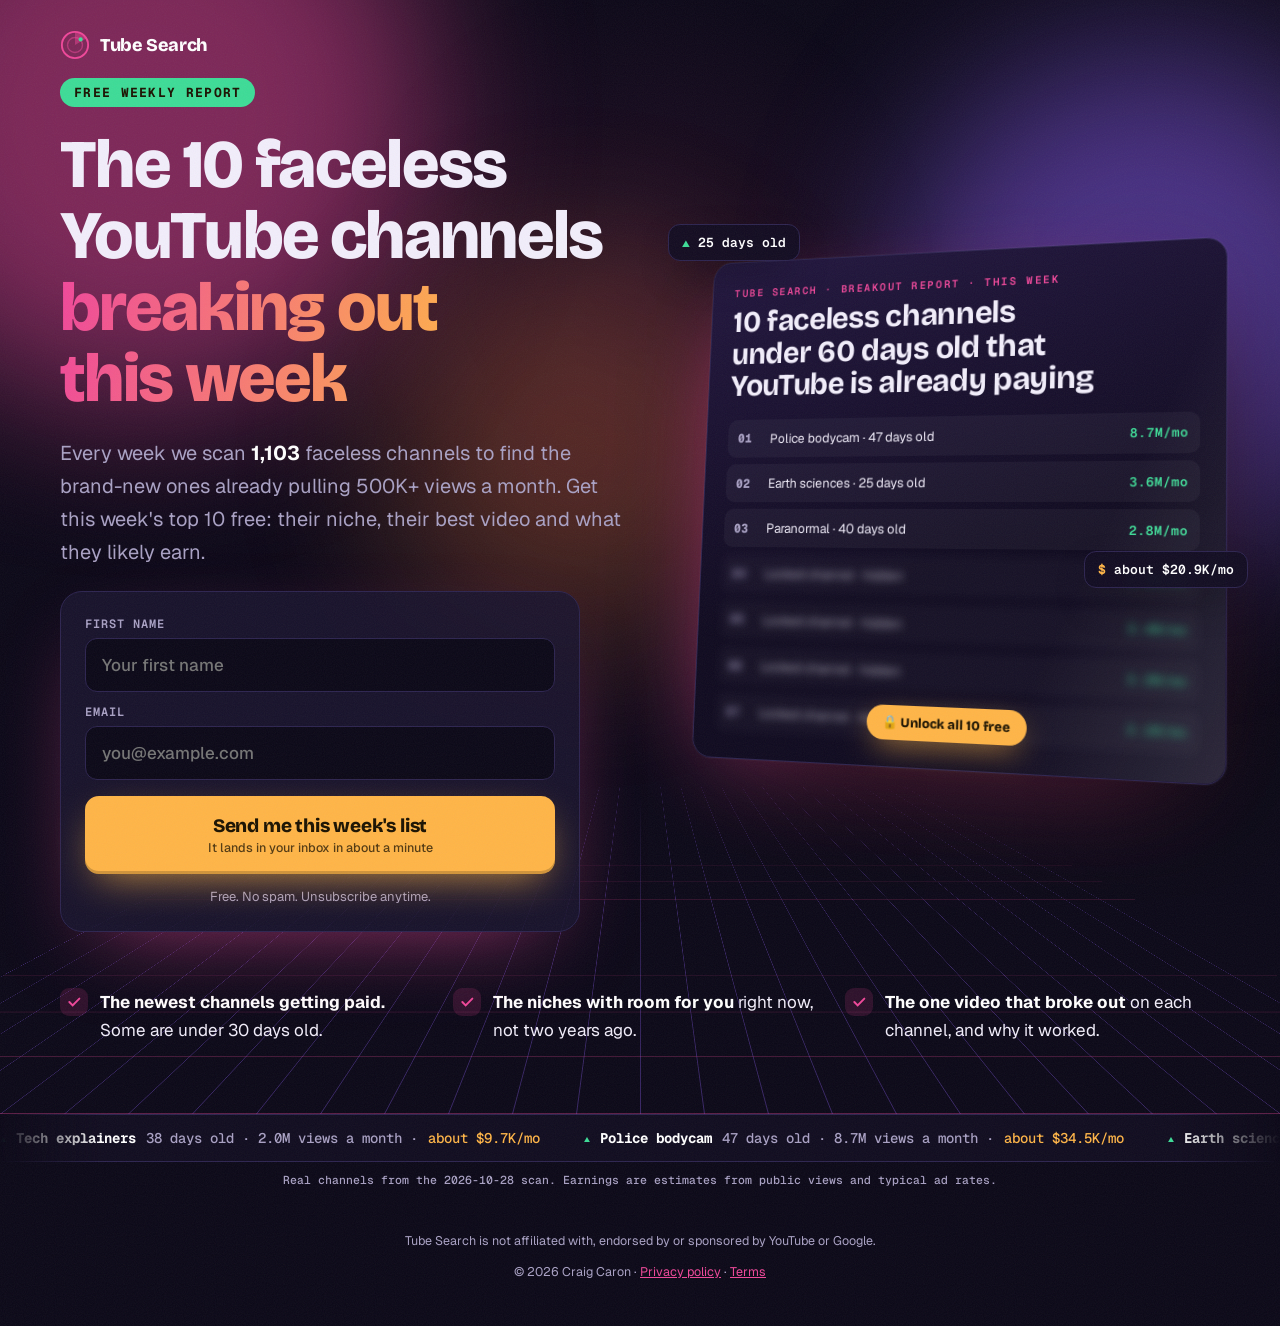
<file: index.html>
<!doctype html>
<html lang="en">
<head>
<meta charset="utf-8">
<meta name="viewport" content="width=device-width,initial-scale=1,viewport-fit=cover">
<meta name="robots" content="noindex"><!-- remove this line when the page is ready for Google -->
<title>Free: 10 Faceless Channels Breaking Out This Week</title>
<meta name="description" content="Get this week's 10 brand-new faceless YouTube channels already pulling 500K+ views a month, free. Their niche, their best video and what they likely earn.">
<meta property="og:title" content="Free: the 10 faceless YouTube channels breaking out this week">
<meta property="og:description" content="Brand-new faceless channels already getting paid. Get this week's list free.">
<link rel="preconnect" href="https://fonts.googleapis.com">
<link rel="preconnect" href="https://fonts.gstatic.com" crossorigin>
<link rel="stylesheet" href="https://fonts.googleapis.com/css2?family=Bricolage+Grotesque:opsz,wght@12..96,600;12..96,700;12..96,800&family=Geist:wght@400;500;600&family=Geist+Mono:wght@500;600;700;800&display=swap">
<link rel="stylesheet" href="assets/site.css">
</head>
<body>
<div class="progress"></div>
<div class="spot"></div>

<!-- STEP 2 OF THE FUNNEL: the opt-in page. One job: get the email. No menu, no other links. -->
<main class="optin wrap">
  <div class="aurora"><i></i><i></i><i></i></div>
  <div class="floor"></div>

  <div class="wide" style="position:relative;z-index:2">
    <a class="logo" href="index.html" aria-label="Tube Search">
      <svg viewBox="0 0 32 32" aria-hidden="true"><circle cx="16" cy="16" r="14" fill="none" stroke="#F0479A" stroke-width="2"/><circle cx="16" cy="16" r="8" fill="none" stroke="#F0479A" stroke-opacity=".5" stroke-width="1.5"/><path class="sweep" d="M16 16 L16 2 A14 14 0 0 1 28 9 Z" fill="#F0479A" fill-opacity=".45"/><circle cx="22" cy="10" r="2.2" fill="#3DDC97"/></svg>
      Tube Search
    </a>

    <div class="optin-grid">
      <div class="prose" style="gap:22px;justify-items:start">
        <span class="free" data-rv>FREE WEEKLY REPORT</span>
        <h1 data-words>The 10 faceless YouTube channels <em class="hl">breaking out this week</em></h1>
        <p class="lead" data-rv style="--d:.25s">Every week we scan <b data-count="1115">1,115</b> faceless channels to find the brand-new ones already pulling 500K+ views a month. Get this week's top 10 free: their niche, their best video and what they likely earn.</p>

        <form class="form" id="optin" novalidate data-rv style="--d:.4s">
          <div class="field"><label for="fname">First name</label><input id="fname" name="fields[name]" autocomplete="given-name" placeholder="Your first name" required></div>
          <div class="field"><label for="email">Email</label><input id="email" name="fields[email]" type="email" autocomplete="email" placeholder="you@example.com" required></div>
          <p class="err" role="alert" hidden></p>
          <button class="btn pulse" type="submit">Send me this week's list<small>It lands in your inbox in about a minute</small></button>
          <p class="fine">Free. No spam. Unsubscribe anytime.</p>
        </form>
      </div>

      <div class="report" data-rv="right" style="--d:.3s">
        <div class="cover" data-tilt="6">
          <div class="cover-k">TUBE SEARCH · BREAKOUT REPORT · THIS WEEK</div>
          <h3>10 faceless channels under 60 days old that YouTube is already paying</h3>
          <div class="rows">
            <div><b>01</b><span>Police bodycam · 47 days old</span><em>8.7M/mo</em></div>
            <div><b>02</b><span>Earth sciences · 25 days old</span><em>3.6M/mo</em></div>
            <div><b>03</b><span>Paranormal · 40 days old</span><em>2.8M/mo</em></div>
            <div class="blur" aria-hidden="true"><b>04</b><span>Locked channel · hidden</span><em>2.5M/mo</em></div>
            <div class="blur" aria-hidden="true"><b>05</b><span>Locked channel · hidden</span><em>2.4M/mo</em></div>
            <div class="blur" aria-hidden="true"><b>06</b><span>Locked channel · hidden</span><em>2.2M/mo</em></div>
            <div class="blur" aria-hidden="true"><b>07</b><span>Locked channel · hidden</span><em>2.1M/mo</em></div>
          </div>
          <span class="lock">🔒 Unlock all 10 free</span>
        </div>
        <span class="chip c1"><b>▲</b> 25 days old</span>
        <span class="chip c2"><b>$</b> about $20.9K/mo</span>
      </div>
    </div>

    <ul class="bul" style="margin-top:56px;display:grid;grid-template-columns:repeat(auto-fit,minmax(240px,1fr));gap:18px">
      <li data-rv><span><b class="w">The newest channels getting paid.</b> Some are under 30 days old.</span></li>
      <li data-rv style="--d:.12s"><span><b class="w">The niches with room for you</b> right now, not two years ago.</span></li>
      <li data-rv style="--d:.24s"><span><b class="w">The one video that broke out</b> on each channel, and why it worked.</span></li>
    </ul>
  </div>
</main>

<div class="ticker" aria-label="Recent breakout channels from this week's scan"><div class="ticker-track"></div></div>
<p class="ticker-note wrap">Real channels from the 2026-10-28 scan. Earnings are estimates from public views and typical ad rates.</p>

<footer class="wrap" style="border-top:0"><div class="col" style="text-align:center">
  <p>Tube Search is not affiliated with, endorsed by or sponsored by YouTube or Google.</p>
  <p>© 2026 Craig Caron · <a href="#">Privacy policy</a> · <a href="#">Terms</a></p>
</div></footer>

<script src="assets/site.js"></script>
</body>
</html>
</file>
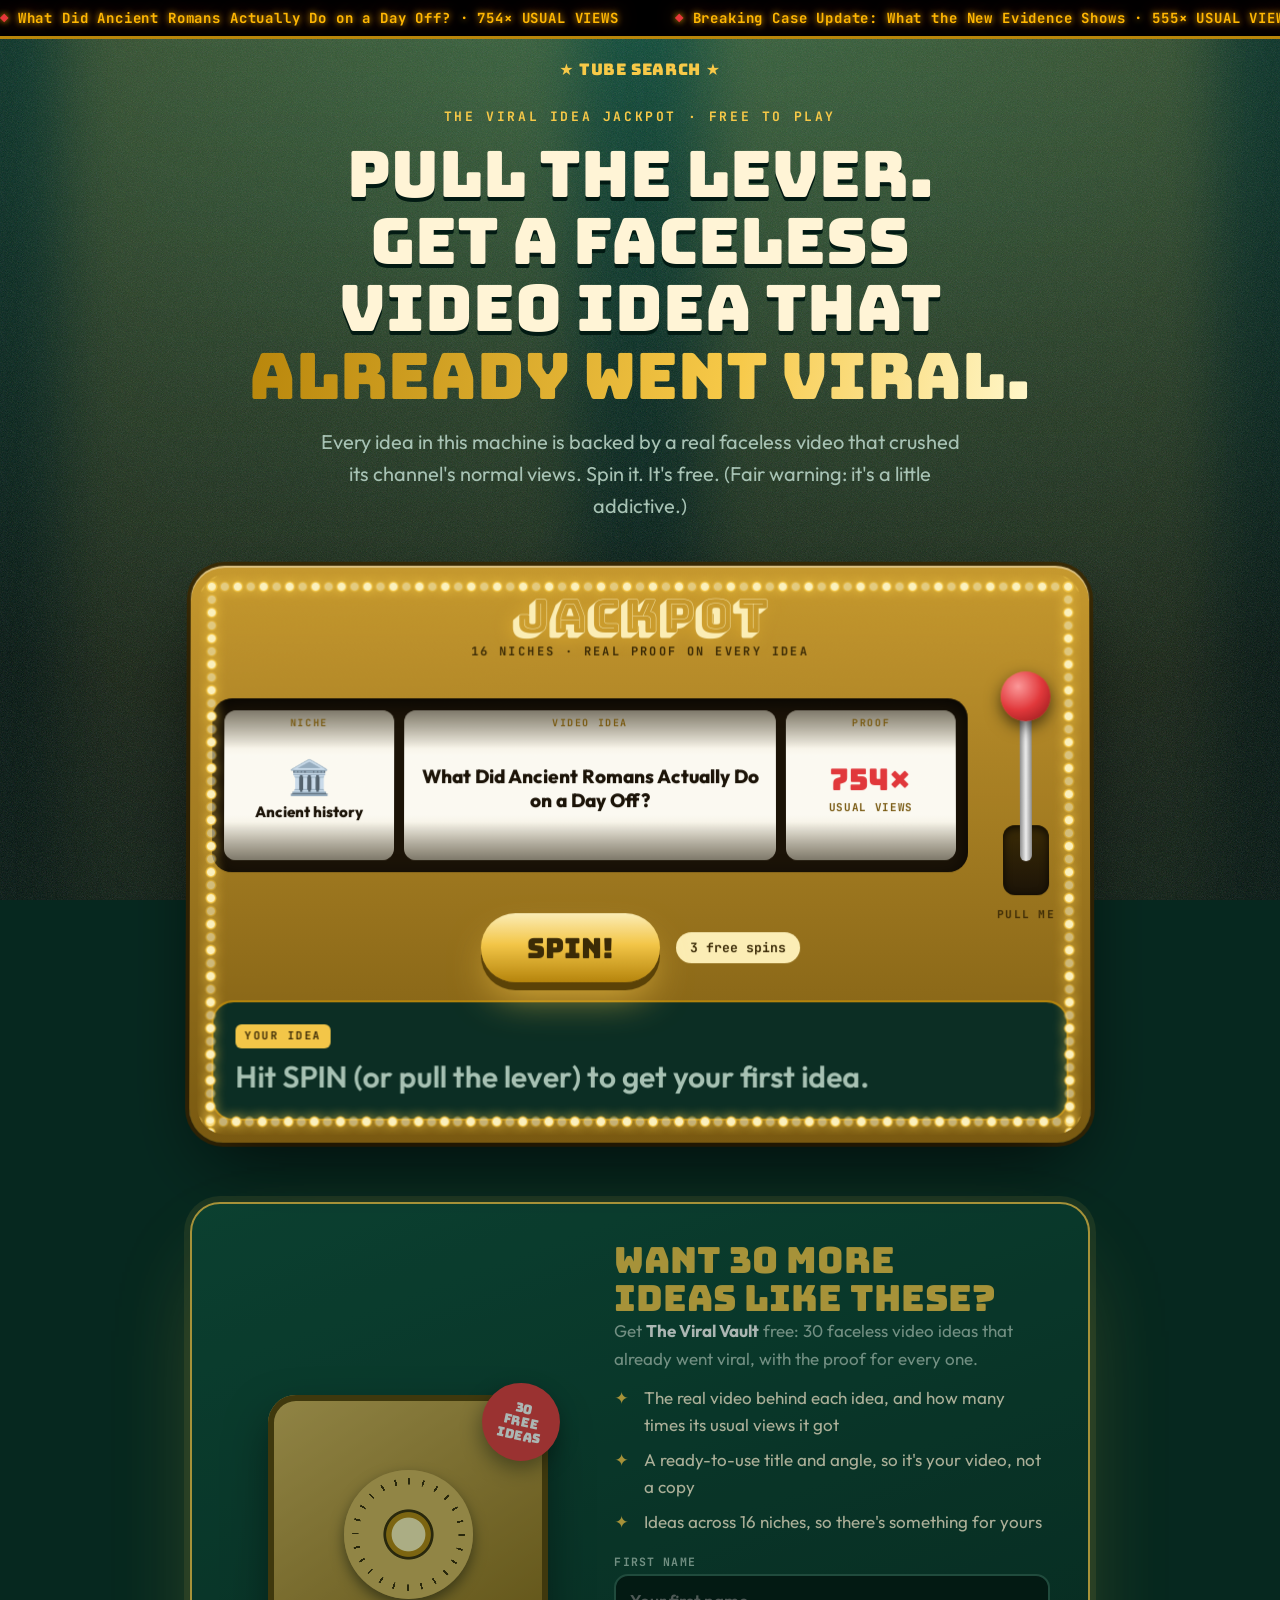
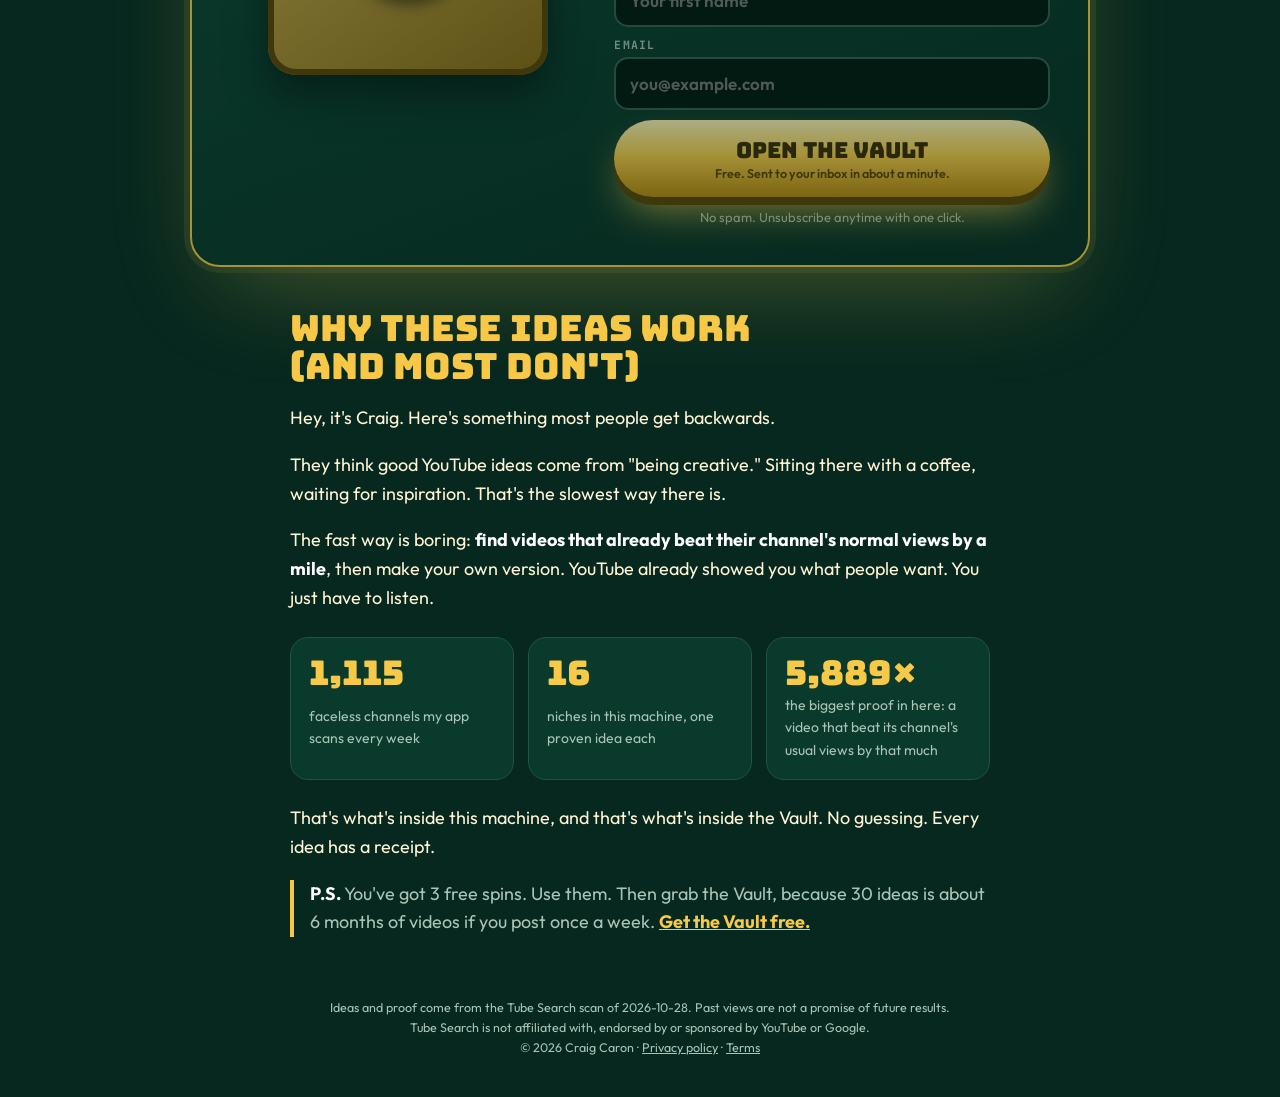
<file: jackpot.html>
<!doctype html>
<html lang="en">
<head>
<meta charset="utf-8">
<meta name="viewport" content="width=device-width,initial-scale=1,viewport-fit=cover">
<meta name="robots" content="noindex"><!-- remove this line when the page is ready for Google -->
<title>The Viral Idea Jackpot</title>
<meta name="description" content="Pull the lever and get a faceless YouTube video idea that already went viral. Then grab 30 more free.">
<meta property="og:title" content="Pull the lever. Get a faceless video idea that already went viral.">
<link rel="preconnect" href="https://fonts.googleapis.com">
<link rel="preconnect" href="https://fonts.gstatic.com" crossorigin>
<link rel="stylesheet" href="https://fonts.googleapis.com/css2?family=Bungee&family=Bungee+Shade&family=Outfit:wght@400;500;600;700;800&family=JetBrains+Mono:wght@500;700&display=swap">
<style>
/* Casino jackpot. Emerald felt, gold trim, a slot machine with chasing bulbs as the one big moment. */
:root{
  --felt:#06281F;     /* page */
  --felt2:#0A3A2C;    /* raised panels */
  --gold:#F7C948;     /* trim, buttons */
  --gold2:#B8860B;    /* gold shadows */
  --cream:#FFF4D6;    /* text */
  --ruby:#E5383B;     /* lever, urgency */
  --dim:#A9C4B6;      /* secondary text */
  --display:"Bungee","Arial Black",system-ui,sans-serif;
  --body:"Outfit","Segoe UI",system-ui,sans-serif;
  --mono:"JetBrains Mono",ui-monospace,Consolas,monospace;
  color-scheme:dark;
}
*{box-sizing:border-box}
html{background:var(--felt)}
body{margin:0;background:var(--felt);color:var(--cream);font:17px/1.6 var(--body);overflow-x:hidden;-webkit-font-smoothing:antialiased}
body::before{content:"";position:fixed;inset:0 0 auto;height:env(safe-area-inset-top,0px);z-index:60;background:#03140F}
.wrap{padding-left:max(16px,env(safe-area-inset-left,0px));padding-right:max(16px,env(safe-area-inset-right,0px))}
:focus-visible{outline:3px solid var(--gold);outline-offset:3px}
h1,h2,h3{font-family:var(--display);font-weight:400;margin:0;line-height:1.05;text-wrap:balance}
p{margin:0}
b{color:#fff}

/* ---------- room ---------- */
.room{position:fixed;inset:0;z-index:0;pointer-events:none;overflow:hidden;
  background:radial-gradient(120% 80% at 50% 0%,#0E4D3A 0%,var(--felt) 55%,#03140F 100%)}
.room::after{content:"";position:absolute;inset:0;opacity:.18;background-image:url("data:image/svg+xml,%3Csvg xmlns='http://www.w3.org/2000/svg' width='140' height='140'%3E%3Cfilter id='n'%3E%3CfeTurbulence type='fractalNoise' baseFrequency='1.2' numOctaves='2'/%3E%3C/filter%3E%3Crect width='100%25' height='100%25' filter='url(%23n)'/%3E%3C/svg%3E")}
.beam{position:absolute;top:-30%;width:40vmax;height:160vmax;transform-origin:50% 0;background:linear-gradient(rgba(247,201,72,.22),transparent 70%);filter:blur(30px);will-change:transform}
.beam.l{left:5%;animation:sweepL 9s ease-in-out infinite}
.beam.r{right:5%;animation:sweepR 11s ease-in-out infinite}
@keyframes sweepL{0%,100%{transform:rotate(-28deg)}50%{transform:rotate(14deg)}}
@keyframes sweepR{0%,100%{transform:rotate(28deg)}50%{transform:rotate(-16deg)}}
.coin{position:absolute;width:34px;height:34px;border-radius:50%;background:radial-gradient(circle at 35% 30%,#FFF1B8,var(--gold) 45%,var(--gold2));box-shadow:inset 0 0 0 3px rgba(184,134,11,.8);opacity:.5;animation:fall linear infinite}
.coin::after{content:"$";position:absolute;inset:0;display:grid;place-items:center;font:400 16px var(--display);color:var(--gold2)}
@keyframes fall{from{transform:translateY(-10vh) rotateY(0)}to{transform:translateY(115vh) rotateY(720deg)}}

/* LED ticker */
.led{position:relative;z-index:3;background:#000;border-bottom:3px solid var(--gold2);overflow:hidden;padding-block:9px}
.led-in{display:flex;gap:56px;width:max-content;animation:led 70s linear infinite;font:700 14px var(--mono);letter-spacing:.06em;color:#FFB703;text-shadow:0 0 6px rgba(255,183,3,.9),0 0 18px rgba(255,120,0,.5);white-space:nowrap}
.led-in span::before{content:"◆ ";color:var(--ruby)}
@keyframes led{to{transform:translateX(-50%)}}

main{position:relative;z-index:2}
.top{display:flex;justify-content:center;padding-block:20px 0}
.logo{font:400 16px var(--display);color:var(--gold);text-decoration:none;letter-spacing:.04em}

/* hero */
.hero{max-width:920px;margin:0 auto;text-align:center;display:grid;gap:16px;justify-items:center;padding-block:28px 6px}
.kicker{font:700 13px var(--mono);letter-spacing:.2em;color:var(--gold);text-transform:uppercase}
.hero h1{font-size:clamp(32px,5.4vw,64px);color:var(--cream);text-shadow:0 4px 0 #021a13}
.goldtxt{background:linear-gradient(100deg,#B8860B 0%,#F7C948 25%,#FFF6C7 40%,#F7C948 55%,#B8860B 80%,#F7C948 100%);background-size:250% 100%;-webkit-background-clip:text;background-clip:text;color:transparent;animation:gold 4s linear infinite;text-shadow:none}
@keyframes gold{to{background-position:-250% 0}}
.hero .sub{font-size:clamp(17px,1.6vw,20px);max-width:660px;color:var(--dim)}

/* ---------- the machine ---------- */
.machine-wrap{max-width:900px;margin:34px auto 0;perspective:1600px}
.machine{position:relative;border-radius:34px;padding:22px;background:linear-gradient(180deg,#C99A2E,#7A5A10);box-shadow:0 30px 80px -20px rgba(0,0,0,.8),0 0 0 4px #3B2A05,inset 0 2px 0 rgba(255,255,255,.4)}
.bulbs{position:absolute;inset:8px;border-radius:28px;pointer-events:none;
  --b:radial-gradient(circle,#FFF6C7 0 3.5px,#F7C948 4.5px,transparent 6px);
  background:var(--b) 0 0/26px 26px repeat-x,var(--b) 0 100%/26px 26px repeat-x,var(--b) 0 0/26px 26px repeat-y,var(--b) 100% 0/26px 26px repeat-y;
  -webkit-mask:linear-gradient(#000 0 0);animation:chase .5s steps(2) infinite;filter:drop-shadow(0 0 6px #F7C948)}
.bulbs.b2{animation-delay:-.25s;background-position:13px 0,13px 100%,0 13px,100% 13px;opacity:.55}
@keyframes chase{50%{opacity:.25}}
.machine.win .bulbs{animation-duration:.12s}
.head{position:relative;text-align:center;margin:6px 0 16px}
.head h2{font:400 clamp(26px,4vw,46px)/1 "Bungee Shade",var(--display);color:#FFF1B8;text-shadow:0 0 18px rgba(255,200,60,.7)}
.head small{display:block;font:700 12px var(--mono);letter-spacing:.2em;color:#3B2A05;margin-top:4px}
.panel{display:grid;grid-template-columns:minmax(0,1fr) 84px;gap:16px;align-items:center}
.reels{display:grid;grid-template-columns:minmax(0,1fr) minmax(0,2.2fr) minmax(0,1fr);gap:10px;background:#1A1206;border-radius:20px;padding:12px;box-shadow:inset 0 6px 20px rgba(0,0,0,.8)}
.reel{position:relative;height:150px;overflow:hidden;border-radius:12px;background:linear-gradient(#e9dfc4,#fffdf5 30%,#fffdf5 70%,#e9dfc4);color:#1A1206}
.reel::before,.reel::after{content:"";position:absolute;left:0;right:0;height:38px;z-index:2;pointer-events:none}
.reel::before{top:0;background:linear-gradient(rgba(0,0,0,.45),transparent)}
.reel::after{bottom:0;background:linear-gradient(transparent,rgba(0,0,0,.45))}
.reel .lbl{position:absolute;top:6px;left:0;right:0;text-align:center;z-index:3;font:700 10px var(--mono);letter-spacing:.16em;color:#7A5A10}
.strip{position:absolute;left:0;right:0;top:0;will-change:transform}
.cell{height:150px;display:grid;place-items:center;text-align:center;padding:18px 12px 10px;font:800 15px/1.25 var(--body)}
.cell .em{font-size:34px;display:block;margin-bottom:4px}
.r2 .cell{font:800 clamp(14px,1.7vw,19px)/1.25 var(--body)}
.r3 .cell{font:400 clamp(22px,2.6vw,30px)/1 var(--display);color:var(--ruby)}
.r3 .cell small{display:block;font:700 11px var(--mono);color:#7A5A10;margin-top:6px;letter-spacing:.06em}
.spinning .strip{filter:blur(2px)}
.payline{position:absolute;left:4px;right:4px;top:50%;height:3px;margin-top:-1.5px;background:rgba(229,56,59,.65);z-index:4;pointer-events:none;box-shadow:0 0 10px var(--ruby)}

.lever{position:relative;height:220px;display:grid;justify-items:center;cursor:grab;touch-action:none;user-select:none}
.lever .slot{position:absolute;bottom:0;width:46px;height:70px;border-radius:12px;background:linear-gradient(#3B2A05,#1A1206);box-shadow:inset 0 3px 8px rgba(0,0,0,.8)}
.lever .arm{position:absolute;bottom:34px;width:12px;height:160px;border-radius:8px;background:linear-gradient(90deg,#8d8d8d,#f2f2f2,#8d8d8d);transform-origin:50% 100%}
.lever .knob{position:absolute;top:-30px;left:50%;width:50px;height:50px;margin-left:-25px;border-radius:50%;background:radial-gradient(circle at 35% 30%,#ff9a9b,var(--ruby) 50%,#8a1416);box-shadow:0 6px 16px rgba(0,0,0,.6)}
.lever .hint{position:absolute;bottom:-26px;font:700 11px var(--mono);letter-spacing:.12em;color:#3B2A05;white-space:nowrap}

.controls{display:flex;justify-content:center;align-items:center;gap:16px;margin-top:18px;flex-wrap:wrap}
.spin{position:relative;border:0;cursor:pointer;font:400 clamp(20px,2.6vw,28px) var(--display);color:#3B2A05;padding:16px 46px;border-radius:999px;
  background:linear-gradient(#FFF1B8,var(--gold) 45%,var(--gold2));box-shadow:0 8px 0 #5c4206,0 20px 40px -10px rgba(247,201,72,.8);transition:transform .1s,box-shadow .1s;overflow:hidden}
.spin::after{content:"";position:absolute;inset:0;background:linear-gradient(110deg,transparent 35%,rgba(255,255,255,.8) 50%,transparent 65%);transform:translateX(-120%);animation:shine 2.6s ease-in-out infinite}
@keyframes shine{0%,50%{transform:translateX(-120%)}85%,100%{transform:translateX(120%)}}
.spin:active{transform:translateY(6px);box-shadow:0 2px 0 #5c4206}
.spin:disabled{filter:grayscale(.6);cursor:default}
.left{font:700 13px var(--mono);color:#3B2A05;background:#FFF1B8;border-radius:999px;padding:7px 14px}

/* result */
.result{margin-top:18px;border-radius:22px;background:#0B2E23;border:2px solid var(--gold2);padding:22px;display:grid;gap:10px;min-height:120px}
.result .tag{justify-self:start;font:700 11px var(--mono);letter-spacing:.14em;color:#3B2A05;background:var(--gold);border-radius:6px;padding:4px 9px}
.result h3{font:800 clamp(21px,2.6vw,30px)/1.2 var(--body);color:#fff}
.result p{color:var(--dim)}
.proof{display:flex;flex-wrap:wrap;gap:10px 18px;font:700 14px var(--mono);color:var(--gold)}
.proof span::before{content:"▲ ";color:#3DDC97}
.result.idle h3{color:var(--dim);font-weight:600}

/* ---------- vault form ---------- */
.vault{max-width:900px;margin:36px auto 0;display:grid;grid-template-columns:minmax(0,.9fr) minmax(0,1.1fr);gap:28px;align-items:center;border-radius:30px;padding:clamp(22px,4vw,38px);
  background:linear-gradient(160deg,#0E4D3A,#082A20);border:2px solid var(--gold);box-shadow:0 0 0 6px rgba(247,201,72,.12),0 40px 100px -30px rgba(247,201,72,.45)}
.vault.flash{animation:flash 1.2s ease}
@keyframes flash{30%{box-shadow:0 0 0 14px rgba(247,201,72,.4),0 40px 120px -20px rgba(247,201,72,.9)}}
.safe{position:relative;aspect-ratio:1;max-width:280px;width:100%;margin:0 auto}
.safe .door{position:absolute;inset:0;border-radius:28px;background:linear-gradient(145deg,#d8b55a,#8a6510);box-shadow:inset 0 0 0 6px #5c4206,0 20px 40px rgba(0,0,0,.5)}
.safe .dial{position:absolute;left:50%;top:50%;width:46%;aspect-ratio:1;margin:-23% 0 0 -23%;border-radius:50%;background:radial-gradient(circle,#FFF1B8 0 18%,#b8860b 19% 24%,#3B2A05 25% 27%,#d8b55a 28%);box-shadow:0 6px 14px rgba(0,0,0,.5);animation:dial 6s cubic-bezier(.6,0,.4,1) infinite}
.safe .dial::before{content:"";position:absolute;inset:6%;border-radius:50%;background:repeating-conic-gradient(#3B2A05 0 2deg,transparent 2deg 15deg);-webkit-mask:radial-gradient(circle,transparent 62%,#000 63%);mask:radial-gradient(circle,transparent 62%,#000 63%)}
@keyframes dial{0%{transform:rotate(0)}30%{transform:rotate(200deg)}55%{transform:rotate(80deg)}80%,100%{transform:rotate(360deg)}}
.safe .num{position:absolute;right:-12px;top:-12px;width:78px;height:78px;border-radius:50%;background:var(--ruby);color:#fff;display:grid;place-items:center;text-align:center;font:400 13px/1.05 var(--display);transform:rotate(12deg);box-shadow:0 8px 20px rgba(0,0,0,.4);animation:throb 1.6s ease-in-out infinite}
@keyframes throb{50%{transform:rotate(12deg) scale(1.1)}}
.vault h2{font-size:clamp(24px,3vw,36px);color:var(--gold)}
.vault ul{margin:12px 0 18px;padding:0;list-style:none;display:grid;gap:8px}
.vault li{display:grid;grid-template-columns:22px minmax(0,1fr);gap:8px}
.vault li::before{content:"✦";color:var(--gold)}
form{display:grid;gap:10px}
label{display:grid;gap:5px;font:700 11.5px var(--mono);letter-spacing:.1em;text-transform:uppercase;color:var(--dim)}
input{width:100%;font:600 17px var(--body);color:#fff;background:#03140F;border:2px solid #2E5E4E;border-radius:14px;padding:14px;transition:border-color .2s,box-shadow .2s}
input:focus{outline:none;border-color:var(--gold);box-shadow:0 0 0 4px rgba(247,201,72,.25)}
form .spin{width:100%;font-size:clamp(17px,2vw,22px);padding:16px 18px;display:flex;flex-direction:column;align-items:center}
form .spin small{font:600 12.5px var(--body);color:#5c4206}
.fine{text-align:center;font-size:13px;color:var(--dim)}
.err{color:#FF8A8A;font-weight:700;font-size:14px}

/* story */
.story{max-width:700px;margin:0 auto;padding-block:70px 30px;display:grid;gap:18px;font-size:18px}
.story h2{font-size:clamp(24px,3.2vw,36px);color:var(--gold)}
.cards{display:grid;grid-template-columns:repeat(3,minmax(0,1fr));gap:14px;margin-block:6px}
.cards div{border-radius:18px;background:var(--felt2);border:1px solid #1E5444;padding:18px;display:grid;gap:4px}
.cards strong{font:400 34px/1 var(--display);color:var(--gold)}
.cards span{font-size:14px;color:var(--dim)}
.ps{border-left:4px solid var(--gold);padding-left:16px;color:var(--dim)}
footer{position:relative;z-index:2;text-align:center;padding-block:30px 40px;font-size:12.5px;color:var(--dim)}
footer a{color:inherit}
#fx{position:fixed;inset:0;width:100%;height:100%;pointer-events:none;z-index:70}
.toast{position:fixed;left:50%;bottom:calc(20px + env(safe-area-inset-bottom,0px));transform:translate(-50%,40px);opacity:0;transition:.3s;background:#000;border:1px solid var(--gold);color:#fff;border-radius:12px;padding:12px 18px;font-size:14px;z-index:80;max-width:calc(100% - 32px)}
.toast.show{opacity:1;transform:translate(-50%,0)}

@media (max-width:760px){
  .panel{grid-template-columns:1fr}
  .lever{display:none}
  .reels{grid-template-columns:1fr 1fr}
  .r2{grid-column:1/-1;order:-1}
  .reel{height:120px}.cell{height:120px}
  .vault{grid-template-columns:1fr}
  .safe{max-width:180px}
  .cards{grid-template-columns:1fr}
}
@media (prefers-reduced-motion:reduce){*,*::before,*::after{animation:none!important;transition:none!important}}
</style>
</head>
<body>
<canvas id="fx" aria-hidden="true"></canvas>
<div class="room" aria-hidden="true"><div class="beam l"></div><div class="beam r"></div><div id="coins"></div></div>

<div class="led" aria-hidden="true"><div class="led-in" id="led"></div></div>

<main class="wrap">
  <div class="top"><a class="logo" href="#">★ TUBE SEARCH ★</a></div>

  <section class="hero">
    <span class="kicker">The Viral Idea Jackpot · free to play</span>
    <h1 id="h1">Pull the lever. Get a faceless video idea that <span class="goldtxt">already went viral.</span></h1>
    <p class="sub">Every idea in this machine is backed by a real faceless video that crushed its channel's normal views. Spin it. It's free. (Fair warning: it's a little addictive.)</p>
  </section>

  <section class="machine-wrap">
    <div class="machine" id="machine">
      <div class="bulbs"></div><div class="bulbs b2"></div>
      <div class="head"><h2>JACKPOT</h2><small>16 NICHES · REAL PROOF ON EVERY IDEA</small></div>
      <div class="panel">
        <div class="reels" id="reels">
          <div class="reel r1"><span class="lbl">NICHE</span><div class="strip"></div></div>
          <div class="reel r2"><span class="lbl">VIDEO IDEA</span><div class="strip"></div></div>
          <div class="reel r3"><span class="lbl">PROOF</span><div class="strip"></div></div>
          <div class="payline" style="display:none"></div>
        </div>
        <div class="lever" id="lever" role="button" tabindex="0" aria-label="Pull the lever to spin"><div class="slot"></div><div class="arm"><div class="knob"></div></div><span class="hint">PULL ME</span></div>
      </div>
      <div class="controls"><button class="spin" id="spin" type="button">SPIN!</button><span class="left" id="left">3 free spins</span></div>
      <div class="result idle" id="result" aria-live="polite">
        <span class="tag">YOUR IDEA</span>
        <h3>Hit SPIN (or pull the lever) to get your first idea.</h3>
      </div>
    </div>
  </section>

  <section class="vault" id="vault">
    <div class="safe" aria-hidden="true"><div class="door"></div><div class="dial"></div><div class="num">30<br>FREE<br>IDEAS</div></div>
    <div>
      <h2 id="vTitle">Want 30 more ideas like these?</h2>
      <p style="color:var(--dim)">Get <b>The Viral Vault</b> free: 30 faceless video ideas that already went viral, with the proof for every one.</p>
      <ul>
        <li>The real video behind each idea, and how many times its usual views it got</li>
        <li>A ready-to-use title and angle, so it's your video, not a copy</li>
        <li>Ideas across 16 niches, so there's something for yours</li>
      </ul>
      <form id="optin" novalidate data-gift="Viral Vault" data-sending="Opening the Vault…">
        <label for="fname">First name<input id="fname" name="fields[name]" autocomplete="given-name" placeholder="Your first name" required></label>
        <label for="email">Email<input id="email" name="fields[email]" type="email" autocomplete="email" placeholder="you@example.com" required></label>
        <p class="err" role="alert" hidden></p>
        <button class="spin" type="submit">Open the Vault<small>Free. Sent to your inbox in about a minute.</small></button>
        <p class="fine">No spam. Unsubscribe anytime with one click.</p>
      </form>
    </div>
  </section>

  <section class="story">
    <h2>Why these ideas work (and most don't)</h2>
    <p>Hey, it's Craig. Here's something most people get backwards.</p>
    <p>They think good YouTube ideas come from "being creative." Sitting there with a coffee, waiting for inspiration. That's the slowest way there is.</p>
    <p>The fast way is boring: <b>find videos that already beat their channel's normal views by a mile</b>, then make your own version. YouTube already showed you what people want. You just have to listen.</p>
    <div class="cards">
      <div><strong>1,115</strong><span>faceless channels my app scans every week</span></div>
      <div><strong>16</strong><span>niches in this machine, one proven idea each</span></div>
      <div><strong>5,889×</strong><span>the biggest proof in here: a video that beat its channel's usual views by that much</span></div>
    </div>
    <p>That's what's inside this machine, and that's what's inside the Vault. No guessing. Every idea has a receipt.</p>
    <p class="ps"><b>P.S.</b> You've got 3 free spins. Use them. Then grab the Vault, because 30 ideas is about 6 months of videos if you post once a week. <a href="#vault" style="color:var(--gold);font-weight:700">Get the Vault free.</a></p>
  </section>
</main>

<footer class="wrap">
  <p>Ideas and proof come from the Tube Search scan of 2026-10-28. Past views are not a promise of future results.</p>
  <p>Tube Search is not affiliated with, endorsed by or sponsored by YouTube or Google.</p>
  <p>© 2026 Craig Caron · <a href="#">Privacy policy</a> · <a href="#">Terms</a></p>
</footer>

<script src="https://cdnjs.cloudflare.com/ajax/libs/gsap/3.12.5/gsap.min.js"></script>
<script src="assets/site.js"></script>
<script>
(function(){
  /* Real ideas from the app: [niche, emoji, title, angle, times its channel's usual views, views] */
  var IDEAS = [
    ['Ancient history','🏛️','What Did Ancient Romans Actually Do on a Day Off?','Walk through a full day of leisure in ancient Rome: baths, games, food and gossip, shown hour by hour.',754,374152],
    ['True crime','🕵️','Breaking Case Update: What the New Evidence Shows','Fast, factual recaps of a trending case as new court filings and evidence come out.',555,116227],
    ['Mysteries','🔮','Why This Corner of Europe Is the Most Mysterious Land in History','The odd sites, legends and history packed into one overlooked region.',184,120407],
    ['Dark stories','🕯️','The Abandoned Child Who Was Secretly Royal','Long narrated fantasy with a hidden-identity twist.',1195,114708],
    ['Psychology','🧠','People Who Push in Their Chair When They Leave Have These 3 Traits','Decode a tiny everyday habit and what research links it to.',439,1096421],
    ['Space & science','🚀','James Webb Pointed at an Empty Patch of Sky. Here’s What It Saw','Deep-field images explained: thousands of galaxies in a spot that looked empty.',376,123828],
    ['Military history','🎖️','10 Lucky Accidents That Changed the Outcome of WWII','Coincidences and mistakes that decided major battles.',915,770219],
    ['Money','💰','Rockefeller’s 4 Rules for Getting Rich (Still Work Today)','Lessons from a famous fortune, translated into modern habits.',1861,137722],
    ['Health','💪','A Year of Walking vs. a Year of Swimming: What Actually Changes','A research-based look at what each habit does to your body over 12 months.',2379,798131],
    ['Self improvement','📈','10 Years of Self-Improvement Lessons in 5 Minutes','Fast, no-fluff lessons, each one a single sentence plus an example.',1005,131665],
    ['Life stories','💬','She Laughed at Him in Front of Everyone. 5 Years Later…','A glow-up reversal story with an emotional reunion.',148,138301],
    ['Maps','🗺️','What If Earth Spun Backwards? The Map Would Look Terrifying','A what-if climate map showing how deserts, rain and seasons would flip.',90,221366],
    ['Nature','🦁','Life Along a Single River in Kruger Park','A peaceful place-based documentary following one river’s wildlife.',479,526942],
    ['Tech & AI','💻','The Entire History of the Internet in 15 Minutes','A fast, clear timeline from the first message to today.',1441,123939],
    ['Megaprojects','🏗️','How Tokyo Built a Giant Underground Cathedral to Stop Floods','Inside a hidden megaproject and how it actually works.',879,1406918],
    ['Gaming','🎮','The Biggest Cheating Scandal in Gaming','Retell a famous gaming controversy like a true crime case: the claim, the evidence and the reveal.',5889,1772713]
  ];
  var d=document, G=window.gsap, still=matchMedia('(prefers-reduced-motion: reduce)').matches;
  function fmt(n){return n>=1e6?(n/1e6).toFixed(1)+'M':Math.round(n/1e3)+'K'}
  function esc(s){return s.replace(/&/g,'&amp;').replace(/</g,'&lt;')}

  /* LED ticker */
  var h=IDEAS.map(function(i){return '<span>'+esc(i[2])+'  ·  '+i[4].toLocaleString('en-US')+'× USUAL VIEWS</span>'}).join('');
  d.getElementById('led').innerHTML=h+h;

  /* falling coins */
  if(!still){var cw=d.getElementById('coins');for(var c=0;c<14;c++){var e=d.createElement('i');e.className='coin';e.style.left=(Math.random()*100)+'%';e.style.animationDuration=(9+Math.random()*12)+'s';e.style.animationDelay=(-Math.random()*20)+'s';e.style.scale=(.5+Math.random()*.8).toFixed(2);cw.appendChild(e)}}

  /* reels: each strip repeats the ideas so it can spin a long way */
  var REP=6, CELL=function(){return d.querySelector('.reel').offsetHeight}, reels=[].slice.call(d.querySelectorAll('.reel'));
  function cell(k,i){var x=IDEAS[i];if(k===0)return '<div class="cell"><div><span class="em">'+x[1]+'</span>'+esc(x[0])+'</div></div>';
    if(k===1)return '<div class="cell">'+esc(x[2])+'</div>';return '<div class="cell"><div>'+x[4].toLocaleString('en-US')+'×<small>USUAL VIEWS</small></div></div>'}
  var order=IDEAS.map(function(_,i){return i});
  reels.forEach(function(r,k){var s='';for(var n=0;n<REP;n++)order.forEach(function(i){s+=cell(k,i)});r.querySelector('.strip').innerHTML=s});
  var pos=[0,0,0];

  /* headline entrance */
  if(G&&!still){
    G.from('.kicker',{y:-30,opacity:0,duration:.6});
    G.from('#h1',{scale:.6,opacity:0,duration:1,ease:'elastic.out(1,.6)',delay:.15});
    G.from('.hero .sub',{y:30,opacity:0,duration:.8,delay:.6});
    G.from('#machine',{y:200,rotateX:40,opacity:0,duration:1.4,ease:'expo.out',delay:.5});
    G.from('#vault',{y:80,opacity:0,duration:1,delay:1.1,ease:'power3.out'});
  }

  var left=3, busy=false, spins=0, used=[];
  var btn=d.getElementById('spin'), lv=d.getElementById('lever'), arm=lv.querySelector('.arm'), res=d.getElementById('result'), mach=d.getElementById('machine');
  function choose(){var pool=order.filter(function(i){return used.indexOf(i)<0});var i=pool[Math.floor(Math.random()*pool.length)];used.push(i);return i}
  function spin(){
    if(busy)return;
    if(left<=0){goVault('Out of spins! Here are 30 more ideas, free:');return}
    busy=true;left--;spins++;btn.disabled=true;mach.classList.remove('win');
    d.getElementById('left').textContent=left+(left===1?' free spin left':' free spins left');
    var target=choose(), H=CELL(), N=IDEAS.length;
    if(G&&!still){G.timeline().to(arm,{rotate:28,duration:.18,ease:'power2.in'}).to(arm,{rotate:0,duration:.6,ease:'elastic.out(1,.4)'})}
    d.getElementById('reels').classList.add('spinning');
    reels.forEach(function(r,k){
      var strip=r.querySelector('.strip'), loops=2+k, idx=(target), end=(loops*N+idx);
      var from=pos[k]%N; if(G&&!still){G.set(strip,{y:-from*H})}
      var dur=still?0:1.4+k*.55;
      if(G&&!still)G.to(strip,{y:-end*H,duration:dur,ease:'back.out(.7)',onComplete:function(){G.set(strip,{y:-idx*H});pos[k]=idx;if(k===2)land(target)}});
      else{strip.style.transform='translateY('+(-idx*H)+'px)';pos[k]=idx;if(k===2)land(target)}
    });
  }
  function land(i){
    var x=IDEAS[i];busy=false;btn.disabled=false;d.getElementById('reels').classList.remove('spinning');
    mach.classList.add('win');setTimeout(function(){mach.classList.remove('win')},1500);
    res.classList.remove('idle');
    res.innerHTML='<span class="tag">'+esc(x[0]).toUpperCase()+'</span><h3>'+esc(x[2])+'</h3><p>'+esc(x[3])+'</p>'
      +'<div class="proof"><span>A video like this got '+x[4].toLocaleString('en-US')+'× its channel\'s usual views</span><span>'+fmt(x[5])+' views</span></div>';
    if(G&&!still){G.from(res.children,{y:20,opacity:0,stagger:.08,duration:.5,ease:'back.out(2)'})}
    coins(innerWidth/2,(mach.getBoundingClientRect().top+200),90);
    btn.textContent=left>0?'SPIN AGAIN!':'GET 30 MORE';
    if(spins===1)setTimeout(function(){goVault('You just got 1 viral idea. Want 30 more like it?',true)},1700);
    if(left===0)setTimeout(function(){goVault('That was your last free spin. Want the other 30?',true)},1900);
  }
  function goVault(title,soft){
    d.getElementById('vTitle').textContent=title;var v=d.getElementById('vault');v.classList.remove('flash');void v.offsetWidth;v.classList.add('flash');
    if(!soft){v.scrollIntoView({behavior:'smooth',block:'center'});setTimeout(function(){d.getElementById('fname').focus({preventScroll:true})},700)}
  }
  btn.addEventListener('click',function(){if(left<=0&&!busy){goVault('Here are 30 more ideas, free:');return}spin()});
  lv.addEventListener('keydown',function(e){if(e.key==='Enter'||e.key===' '){e.preventDefault();spin()}});
  /* drag the lever down to spin */
  var y0=null;
  lv.addEventListener('pointerdown',function(e){y0=e.clientY;lv.setPointerCapture(e.pointerId)});
  lv.addEventListener('pointermove',function(e){if(y0===null)return;var dy=Math.max(0,Math.min(120,e.clientY-y0));arm.style.transform='rotate('+(dy/120*30)+'deg)'});
  lv.addEventListener('pointerup',function(e){if(y0===null)return;var dy=e.clientY-y0;y0=null;arm.style.transform='';if(dy>40||Math.abs(dy)<6)spin()});

  /* gold coin burst */
  var cv=d.getElementById('fx'),cx=cv.getContext('2d'),P=[],run=false;
  function size(){cv.width=innerWidth;cv.height=innerHeight}size();addEventListener('resize',size);
  function coins(x,y,n){if(still)return;for(var i=0;i<n;i++){var a=-Math.PI/2+(Math.random()-.5)*2.2,s=7+Math.random()*12;P.push({x:x,y:y,vx:Math.cos(a)*s,vy:Math.sin(a)*s,r:8+Math.random()*8,f:Math.random()*6,vf:.1+Math.random()*.25,l:1})}
    if(!run){run=true;requestAnimationFrame(loop)}}
  function loop(){cx.clearRect(0,0,cv.width,cv.height);P=P.filter(function(p){return p.l>0&&p.y<cv.height+40});
    P.forEach(function(p){p.vy+=.35;p.x+=p.vx;p.y+=p.vy;p.vx*=.99;p.f+=p.vf;p.l-=.006;var w=Math.abs(Math.cos(p.f))*p.r;
      cx.save();cx.globalAlpha=Math.max(0,p.l);cx.translate(p.x,p.y);var g=cx.createRadialGradient(-w/3,-p.r/3,1,0,0,p.r);g.addColorStop(0,'#FFF1B8');g.addColorStop(.5,'#F7C948');g.addColorStop(1,'#B8860B');
      cx.fillStyle=g;cx.beginPath();cx.ellipse(0,0,Math.max(1,w),p.r,0,0,7);cx.fill();cx.restore()});
    if(P.length)requestAnimationFrame(loop);else run=false}
  d.getElementById('optin').addEventListener('submit',function(e){if(!e.defaultPrevented||d.querySelector('.err').hidden)coins(innerWidth/2,innerHeight*.6,120)});
  addEventListener('resize',function(){var H=CELL();reels.forEach(function(r,k){var s=r.querySelector('.strip');if(G)G.set(s,{y:-pos[k]*H});else s.style.transform='translateY('+(-pos[k]*H)+'px)'})});
})();
</script>
</body>
</html>
</file>
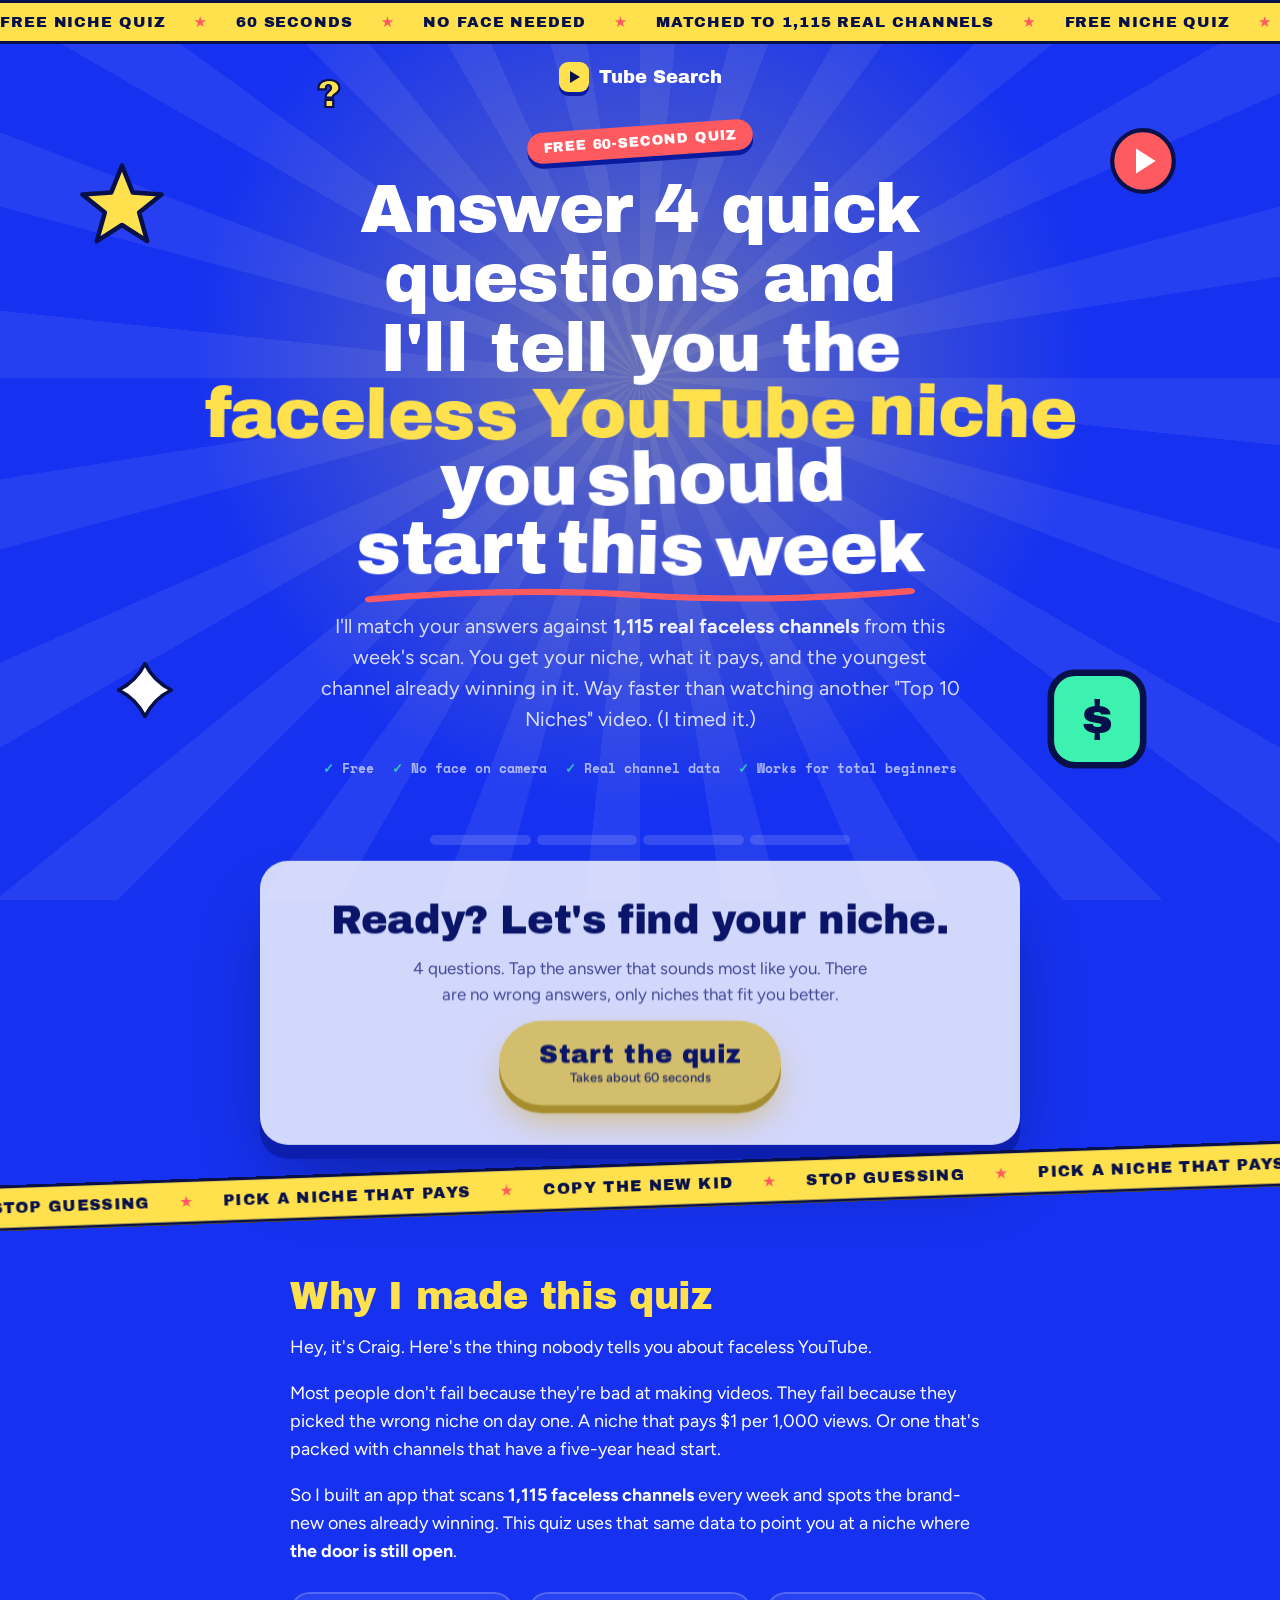
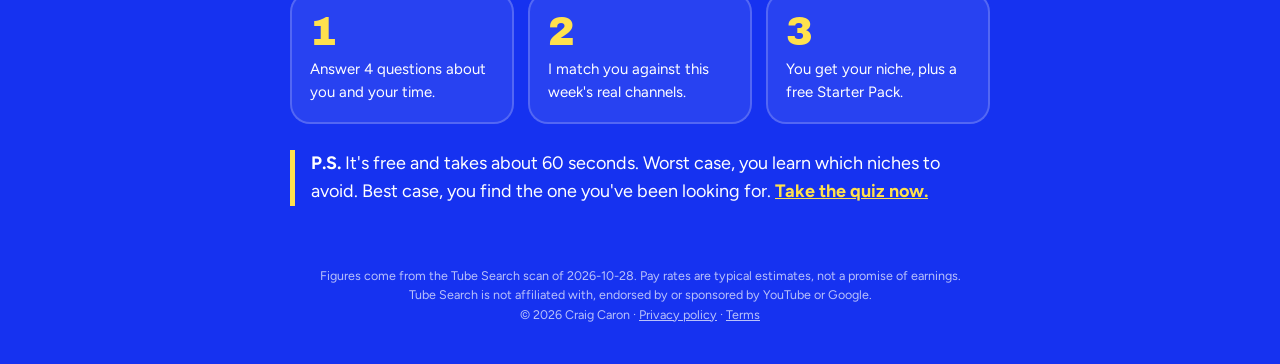
<file: quiz.html>
<!doctype html>
<html lang="en">
<head>
<meta charset="utf-8">
<meta name="viewport" content="width=device-width,initial-scale=1,viewport-fit=cover">
<meta name="robots" content="noindex"><!-- remove this line when the page is ready for Google -->
<title>Find Your Faceless Niche in 60 Seconds</title>
<meta name="description" content="Answer 4 quick questions and get the faceless YouTube niche you should start this week, matched against 1,115 real channels.">
<meta property="og:title" content="Which faceless YouTube niche should you start? Take the 60-second quiz.">
<link rel="preconnect" href="https://fonts.googleapis.com">
<link rel="preconnect" href="https://fonts.gstatic.com" crossorigin>
<link rel="stylesheet" href="https://fonts.googleapis.com/css2?family=Archivo+Black&family=Figtree:wght@400;500;600;700;800&family=Space+Mono:wght@400;700&display=swap">
<style>
/* Game-show quiz. Cobalt stage, yellow buzzer buttons, one card in the spotlight at a time. */
:root{
  --cobalt:#1632F0;   /* stage */
  --deep:#0A1A9E;     /* shadows, card edges */
  --ink:#08104A;      /* text on light */
  --paper:#FFFFFF;
  --sun:#FFE14D;      /* buttons, highlights */
  --coral:#FF5A5F;    /* urgency, stickers */
  --mint:#3DF2B0;     /* correct, money */
  --display:"Archivo Black","Arial Black",system-ui,sans-serif;
  --body:"Figtree","Segoe UI",system-ui,sans-serif;
  --mono:"Space Mono",ui-monospace,Consolas,monospace;
  color-scheme:dark;
}
*{box-sizing:border-box}
html{background:var(--cobalt)}
body{margin:0;background:var(--cobalt);color:var(--paper);font:17px/1.55 var(--body);overflow-x:hidden;-webkit-font-smoothing:antialiased}
body::before{content:"";position:fixed;inset:0 0 auto;height:env(safe-area-inset-top,0px);z-index:60;background:var(--cobalt)}
.wrap{padding-left:max(16px,env(safe-area-inset-left,0px));padding-right:max(16px,env(safe-area-inset-right,0px))}
:focus-visible{outline:3px solid var(--sun);outline-offset:3px}
h1,h2,h3{font-family:var(--display);font-weight:400;margin:0;line-height:1.02;text-wrap:balance;letter-spacing:-.01em}
p{margin:0}

/* ---------- moving stage ---------- */
.stage-bg{position:fixed;inset:0;z-index:0;overflow:hidden;pointer-events:none}
.burst{position:absolute;left:50%;top:42%;width:220vmax;height:220vmax;margin:-110vmax 0 0 -110vmax;
  background:repeating-conic-gradient(from 0deg,rgba(255,255,255,.07) 0 6deg,transparent 6deg 15deg);animation:spin 80s linear infinite;will-change:transform}
@keyframes spin{to{transform:rotate(360deg)}}
.glow{position:absolute;left:50%;top:40%;width:900px;height:900px;margin:-450px;border-radius:50%;background:radial-gradient(closest-side,rgba(255,225,77,.35),transparent);animation:pulse 4s ease-in-out infinite}
@keyframes pulse{50%{transform:scale(1.15);opacity:.7}}
.shape{position:absolute;will-change:transform}
.shape svg{display:block;width:100%;height:100%}
.s1{width:90px;left:6%;top:18%;animation:bob 6s ease-in-out infinite}
.s2{width:70px;right:8%;top:14%;animation:bob 7s -2s ease-in-out infinite}
.s3{width:110px;right:10%;bottom:14%;animation:bob 8s -1s ease-in-out infinite}
.s4{width:60px;left:9%;bottom:20%;animation:bob 5s -3s ease-in-out infinite}
.s5{width:44px;left:24%;top:8%;animation:bob 6.5s -4s ease-in-out infinite}
@keyframes bob{50%{translate:0 -22px;rotate:12deg}}

/* tape strips */
.tape{position:relative;z-index:3;background:var(--sun);color:var(--ink);overflow:hidden;font:400 15px var(--display);letter-spacing:.06em;padding-block:10px;border-block:3px solid var(--ink)}
.tape.tilt{transform:rotate(-2deg) scale(1.04);margin-block:40px 10px}
.tape-in{display:flex;gap:28px;width:max-content;animation:tape 26s linear infinite;white-space:nowrap}
.tape.rev .tape-in{animation-direction:reverse}
.tape-in span::after{content:"★";margin-left:28px;color:var(--coral)}
@keyframes tape{to{transform:translateX(-50%)}}

/* ---------- header + hero ---------- */
main{position:relative;z-index:2}
.top{display:flex;justify-content:center;padding-block:18px 0}
.logo{display:inline-flex;align-items:center;gap:10px;font:400 18px var(--display);color:var(--paper);text-decoration:none}
.logo i{width:30px;height:30px;border-radius:9px;background:var(--sun);display:grid;place-items:center;box-shadow:0 4px 0 var(--deep)}
.logo i::after{content:"";border-left:10px solid var(--ink);border-top:6px solid transparent;border-bottom:6px solid transparent;margin-left:3px}
.hero{max-width:900px;margin:0 auto;text-align:center;display:grid;gap:18px;justify-items:center;padding-block:34px 10px}
.sticker{display:inline-block;background:var(--coral);color:#fff;font:400 14px var(--display);letter-spacing:.06em;padding:8px 16px;border-radius:999px;transform:rotate(-4deg);box-shadow:0 5px 0 var(--deep);animation:wig 2.8s ease-in-out infinite}
@keyframes wig{0%,80%,100%{transform:rotate(-4deg)}86%{transform:rotate(4deg) scale(1.08)}92%{transform:rotate(-6deg)}}
.hero h1{font-size:clamp(34px,5.6vw,68px)}
.hero h1 .y{color:var(--sun);display:inline-block}
.hero h1 .u{position:relative;white-space:nowrap}
.hero h1 .u svg{position:absolute;left:0;right:0;bottom:-.18em;width:100%;height:.3em;overflow:visible}
.hero h1 .u path{fill:none;stroke:var(--coral);stroke-width:6;stroke-linecap:round;stroke-dasharray:400;stroke-dashoffset:400;animation:draw 1s 1.2s ease forwards}
@keyframes draw{to{stroke-dashoffset:0}}
.hero .sub{font-size:clamp(17px,1.6vw,20px);max-width:640px;color:rgba(255,255,255,.88)}
.hero .sub b{color:#fff}
.chips{display:flex;flex-wrap:wrap;justify-content:center;gap:8px 18px;font:700 13px var(--mono);color:rgba(255,255,255,.85)}
.chips span::before{content:"✓ ";color:var(--mint)}

/* ---------- quiz board ---------- */
.board{position:relative;max-width:760px;margin:30px auto 0;perspective:1400px}
.progress{display:flex;gap:6px;margin:0 auto 16px;max-width:420px}
.progress i{flex:1;height:10px;border-radius:99px;background:rgba(255,255,255,.18);overflow:hidden;position:relative}
.progress i::after{content:"";position:absolute;inset:0;background:var(--sun);transform:scaleX(0);transform-origin:left;transition:transform .6s cubic-bezier(.3,1.4,.5,1)}
.progress i.on::after{transform:scaleX(1)}
.card{position:relative;background:var(--paper);color:var(--ink);border-radius:28px;padding:clamp(22px,4vw,40px);box-shadow:0 14px 0 var(--deep),0 40px 80px -20px rgba(0,0,0,.5);transform-style:preserve-3d}
.card[hidden]{display:none!important}
.q-num{font:700 13px var(--mono);letter-spacing:.12em;color:var(--cobalt);text-transform:uppercase}
.card h2{font-size:clamp(26px,3.4vw,40px);margin:8px 0 22px}
.tiles{display:grid;grid-template-columns:repeat(3,minmax(0,1fr));gap:12px}
.tiles.two{grid-template-columns:repeat(2,minmax(0,1fr))}
.tile{position:relative;display:grid;gap:6px;justify-items:start;text-align:left;padding:18px 16px;border-radius:18px;border:3px solid var(--ink);background:#fff;color:var(--ink);font:700 16px/1.25 var(--body);cursor:pointer;
  box-shadow:0 6px 0 var(--ink);transition:transform .15s,box-shadow .15s,background .2s}
.tile em{font-style:normal;font-size:30px;line-height:1}
.tile small{font:500 13px/1.35 var(--body);color:#4a5280}
.tile:hover{transform:translateY(-4px) rotate(-1deg);box-shadow:0 10px 0 var(--ink);background:#FFF9D6}
.tile:active,.tile.picked{transform:translateY(5px);box-shadow:0 1px 0 var(--ink);background:var(--sun)}
.tile.picked::after{content:"✓";position:absolute;top:10px;right:12px;width:28px;height:28px;border-radius:50%;background:var(--ink);color:var(--sun);display:grid;place-items:center;font-weight:800;animation:popin .4s cubic-bezier(.3,1.8,.5,1)}
@keyframes popin{from{transform:scale(0)}}
.back{margin-top:18px;background:none;border:0;color:#4a5280;font:600 14px var(--body);cursor:pointer;text-decoration:underline}

.start{text-align:center;display:grid;gap:14px;justify-items:center}
.start h2{margin:0}
.start p{color:#4a5280;max-width:460px}
.buzz{position:relative;display:inline-flex;flex-direction:column;align-items:center;gap:2px;border:0;cursor:pointer;background:var(--sun);color:var(--ink);font:400 clamp(20px,2.4vw,26px) var(--display);padding:20px 40px;border-radius:999px;
  box-shadow:0 8px 0 #C9A500,0 18px 40px -10px rgba(255,200,0,.8);transition:transform .12s,box-shadow .12s;letter-spacing:.02em}
.buzz small{font:600 13px var(--body);letter-spacing:0;opacity:.8}
.buzz:hover{transform:translateY(-3px)}
.buzz:active{transform:translateY(6px);box-shadow:0 2px 0 #C9A500}
.buzz::before{content:"";position:absolute;inset:-8px;border-radius:inherit;border:3px solid var(--sun);opacity:0;animation:ring 1.8s infinite}
@keyframes ring{0%{opacity:.9;transform:scale(.95)}100%{opacity:0;transform:scale(1.25)}}

/* analyzing */
.scan{text-align:center;display:grid;gap:18px;justify-items:center;padding-block:10px}
.dial{position:relative;width:150px;height:150px}
.dial svg{width:100%;height:100%;transform:rotate(-90deg)}
.dial circle{fill:none;stroke-width:12}
.dial .bg{stroke:#E6E9FF}
.dial .fg{stroke:var(--cobalt);stroke-linecap:round;stroke-dasharray:408;stroke-dashoffset:408}
.dial b{position:absolute;inset:0;display:grid;place-items:center;font:400 34px var(--display);color:var(--ink);font-variant-numeric:tabular-nums}
.ticker{height:30px;overflow:hidden;font:700 15px var(--mono);color:var(--cobalt)}

/* result */
.res-top{display:grid;gap:8px;justify-items:center;text-align:center}
.res-top .q-num{color:var(--coral)}
.niche{font:400 clamp(34px,5.2vw,58px)/1 var(--display);color:var(--cobalt);text-transform:capitalize}
.why{max-width:520px;color:#4a5280}
.stats{display:grid;grid-template-columns:repeat(3,minmax(0,1fr));gap:12px;margin:22px 0}
.stat{border:3px solid var(--ink);border-radius:18px;padding:14px;display:grid;gap:2px;box-shadow:0 5px 0 var(--ink);background:#F4F6FF}
.stat strong{font:400 clamp(24px,2.8vw,32px)/1 var(--display);color:var(--ink);font-variant-numeric:tabular-nums}
.stat span{font:600 12.5px/1.3 var(--body);color:#4a5280}
.stat.m{background:#E3FFF4}
.gift{display:grid;grid-template-columns:auto minmax(0,1fr);gap:18px;align-items:center;border-radius:20px;background:var(--ink);color:#fff;padding:20px;margin-bottom:18px}
.box{width:86px;height:86px;position:relative;animation:jig 2.4s ease-in-out infinite}
@keyframes jig{0%,70%,100%{transform:rotate(0)}76%{transform:rotate(-8deg)}82%{transform:rotate(8deg)}88%{transform:rotate(-4deg)}}
.gift h3{font-size:20px;margin-bottom:6px}
.gift ul{margin:0;padding:0;list-style:none;display:grid;gap:5px;font-size:15px;color:rgba(255,255,255,.88)}
.gift li::before{content:"★ ";color:var(--sun)}
form{display:grid;gap:10px}
.row{display:grid;grid-template-columns:1fr 1fr;gap:10px}
label{font:700 12px var(--mono);letter-spacing:.08em;text-transform:uppercase;color:#4a5280;display:grid;gap:5px}
input{width:100%;font:600 17px var(--body);color:var(--ink);background:#fff;border:3px solid var(--ink);border-radius:14px;padding:14px;transition:box-shadow .15s}
input:focus{outline:none;box-shadow:0 0 0 5px rgba(22,50,240,.25)}
.go{width:100%;margin-top:4px}
.fine{text-align:center;font-size:13px;color:#4a5280}
.err{color:#D62828;font-weight:700;font-size:14px}

/* below the board */
.after{max-width:700px;margin:0 auto;padding-block:60px 30px;display:grid;gap:18px;font-size:18px}
.after h2{font-size:clamp(26px,3.4vw,38px);color:var(--sun)}
.after b{color:#fff}
.after .ps{border-left:5px solid var(--sun);padding-left:16px}
.how{display:grid;grid-template-columns:repeat(3,minmax(0,1fr));gap:14px;margin-block:8px}
.how div{background:rgba(255,255,255,.08);border:2px solid rgba(255,255,255,.2);border-radius:20px;padding:18px;display:grid;gap:6px}
.how b{font:400 40px/1 var(--display);color:var(--sun)}
.how p{font-size:15px}
footer{position:relative;z-index:2;padding-block:30px 40px;text-align:center;font-size:12.5px;color:rgba(255,255,255,.7)}
footer a{color:inherit}
#fx{position:fixed;inset:0;width:100%;height:100%;pointer-events:none;z-index:70}
.toast{position:fixed;left:50%;bottom:calc(20px + env(safe-area-inset-bottom,0px));transform:translate(-50%,40px);opacity:0;transition:.3s;background:var(--ink);color:#fff;border-radius:12px;padding:12px 18px;font-size:14px;z-index:80;max-width:calc(100% - 32px)}
.toast.show{opacity:1;transform:translate(-50%,0)}

@media (max-width:700px){
  .tiles,.tiles.two,.how{grid-template-columns:1fr 1fr}
  .stats{grid-template-columns:1fr 1fr}.stats .stat:last-child{grid-column:1/-1}
  .row{grid-template-columns:1fr}
  .gift{grid-template-columns:1fr;justify-items:center;text-align:center}
  .shape{display:none}
}
@media (max-width:420px){.tiles,.how{grid-template-columns:1fr}}
@media (prefers-reduced-motion:reduce){*,*::before,*::after{animation:none!important;transition:none!important}.hero h1 .u path{stroke-dashoffset:0}}
</style>
</head>
<body>
<canvas id="fx" aria-hidden="true"></canvas>
<div class="stage-bg" aria-hidden="true">
  <div class="burst"></div><div class="glow"></div>
  <div class="shape s1" data-depth="30"><svg viewBox="0 0 100 100"><path d="M50 4l12 30 32 2-25 20 9 32-28-18-28 18 9-32L6 36l32-2z" fill="#FFE14D" stroke="#08104A" stroke-width="5" stroke-linejoin="round"/></svg></div>
  <div class="shape s2" data-depth="-24"><svg viewBox="0 0 100 100"><circle cx="50" cy="50" r="44" fill="#FF5A5F" stroke="#08104A" stroke-width="6"/><path d="M40 32l28 18-28 18z" fill="#fff"/></svg></div>
  <div class="shape s3" data-depth="40"><svg viewBox="0 0 100 100"><rect x="8" y="8" width="84" height="84" rx="22" fill="#3DF2B0" stroke="#08104A" stroke-width="6"/><text x="50" y="66" text-anchor="middle" font-family="Archivo Black,Arial Black" font-size="46" fill="#08104A">$</text></svg></div>
  <div class="shape s4" data-depth="-36"><svg viewBox="0 0 100 100"><path d="M50 6c10 20 24 34 44 44-20 10-34 24-44 44C40 74 26 60 6 50 26 40 40 26 50 6z" fill="#fff" stroke="#08104A" stroke-width="6" stroke-linejoin="round"/></svg></div>
  <div class="shape s5" data-depth="20"><svg viewBox="0 0 100 100"><text x="50" y="80" text-anchor="middle" font-family="Archivo Black,Arial Black" font-size="90" fill="#FFE14D" stroke="#08104A" stroke-width="5">?</text></svg></div>
</div>

<div class="tape" aria-hidden="true"><div class="tape-in"><span>FREE NICHE QUIZ</span><span>60 SECONDS</span><span>NO FACE NEEDED</span><span>MATCHED TO 1,115 REAL CHANNELS</span><span>FREE NICHE QUIZ</span><span>60 SECONDS</span><span>NO FACE NEEDED</span><span>MATCHED TO 1,115 REAL CHANNELS</span><span>FREE NICHE QUIZ</span><span>60 SECONDS</span><span>NO FACE NEEDED</span><span>MATCHED TO 1,115 REAL CHANNELS</span></div></div>

<main class="wrap">
  <div class="top"><a class="logo" href="#"><i></i>Tube Search</a></div>

  <section class="hero">
    <span class="sticker">FREE 60-SECOND QUIZ</span>
    <h1 class="pop-words">Answer 4 quick questions and I'll tell you the <span class="y">faceless YouTube niche</span> you should <span class="u">start this week<svg viewBox="0 0 300 20" preserveAspectRatio="none"><path d="M4 14 Q 80 2 150 10 T 296 6"/></svg></span></h1>
    <p class="sub">I'll match your answers against <b>1,115 real faceless channels</b> from this week's scan. You get your niche, what it pays, and the youngest channel already winning in it. Way faster than watching another "Top 10 Niches" video. (I timed it.)</p>
    <div class="chips"><span>Free</span><span>No face on camera</span><span>Real channel data</span><span>Works for total beginners</span></div>
  </section>

  <section class="board" id="board" aria-live="polite">
    <div class="progress" aria-hidden="true"><i></i><i></i><i></i><i></i></div>

    <div class="card start" data-step="0">
      <h2>Ready? Let's find your niche.</h2>
      <p>4 questions. Tap the answer that sounds most like you. There are no wrong answers, only niches that fit you better.</p>
      <button class="buzz" type="button" data-next>Start the quiz<small>Takes about 60 seconds</small></button>
    </div>

    <div class="card" data-step="1" data-q="fmt" hidden>
      <span class="q-num">Question 1 of 4</span>
      <h2>What kind of videos do you want to make?</h2>
      <div class="tiles">
        <button class="tile" type="button" data-v="LF"><em>🎬</em>Long videos<small>8 to 40 minutes. Fewer uploads, bigger pay per video.</small></button>
        <button class="tile" type="button" data-v="SH"><em>⚡</em>Shorts<small>Under a minute. Quick to make, huge view counts.</small></button>
        <button class="tile" type="button" data-v="SLEEP"><em>🌙</em>Sleep videos<small>Long, calm videos people play all night.</small></button>
      </div>
    </div>

    <div class="card" data-step="2" data-q="topic" hidden>
      <span class="q-num">Question 2 of 4</span>
      <h2>Which of these could you talk about for hours?</h2>
      <div class="tiles">
        <button class="tile" type="button" data-v="history"><em>🏛️</em>History &amp; mysteries</button>
        <button class="tile" type="button" data-v="science"><em>🚀</em>Science, space &amp; tech</button>
        <button class="tile" type="button" data-v="crime"><em>🕵️</em>True crime &amp; real stories</button>
        <button class="tile" type="button" data-v="mind"><em>🙏</em>Faith, mind &amp; motivation</button>
        <button class="tile" type="button" data-v="world"><em>🌍</em>Nature, travel &amp; the planet</button>
        <button class="tile" type="button" data-v="fun"><em>🍿</em>Movies, games &amp; celebrities</button>
      </div>
      <button class="back" type="button" data-back>Back</button>
    </div>

    <div class="card" data-step="3" data-q="time" hidden>
      <span class="q-num">Question 3 of 4</span>
      <h2>How much time can you give it each week?</h2>
      <div class="tiles">
        <button class="tile" type="button" data-v="low"><em>⏱️</em>2 to 4 hours<small>A side project for now.</small></button>
        <button class="tile" type="button" data-v="mid"><em>📅</em>5 to 10 hours<small>A real commitment.</small></button>
        <button class="tile" type="button" data-v="high"><em>🔥</em>10+ hours<small>I'm going all in.</small></button>
      </div>
      <button class="back" type="button" data-back>Back</button>
    </div>

    <div class="card" data-step="4" data-q="goal" hidden>
      <span class="q-num">Question 4 of 4</span>
      <h2>What matters most to you right now?</h2>
      <div class="tiles">
        <button class="tile" type="button" data-v="pay"><em>💰</em>The most money per view</button>
        <button class="tile" type="button" data-v="fast"><em>📈</em>Getting views fast</button>
        <button class="tile" type="button" data-v="easy"><em>😌</em>The easiest to start</button>
      </div>
      <button class="back" type="button" data-back>Back</button>
    </div>

    <div class="card scan" data-step="5" hidden>
      <div class="dial"><svg viewBox="0 0 150 150"><circle class="bg" cx="75" cy="75" r="65"/><circle class="fg" cx="75" cy="75" r="65"/></svg><b id="pct">0%</b></div>
      <h2 style="margin:0">Matching you to 76 niches…</h2>
      <div class="ticker" id="scanName">History</div>
    </div>

    <div class="card" data-step="6" hidden>
      <div class="res-top">
        <span class="q-num">Your best match</span>
        <div class="niche" id="rNiche">History</div>
        <p class="why" id="rWhy"></p>
      </div>
      <div class="stats">
        <div class="stat"><strong id="rCount">0</strong><span>faceless channels winning in it right now</span></div>
        <div class="stat m"><strong id="rPay">$0</strong><span id="rPayLbl">typical pay per 1,000 views</span></div>
        <div class="stat"><strong id="rAge">0</strong><span id="rAgeLbl">days old: its youngest breakout channel</span></div>
      </div>

      <div class="gift">
        <svg class="box" viewBox="0 0 100 100" aria-hidden="true"><rect x="12" y="40" width="76" height="52" rx="6" fill="#FF5A5F" stroke="#fff" stroke-width="4"/><rect x="6" y="28" width="88" height="18" rx="5" fill="#FFE14D" stroke="#fff" stroke-width="4"/><rect x="44" y="28" width="12" height="64" fill="#fff"/><path d="M50 28c-8-18-28-16-22-4 4 6 22 4 22 4zm0 0c8-18 28-16 22-4-4 6-22 4-22 4z" fill="#FFE14D" stroke="#fff" stroke-width="4"/></svg>
        <div>
          <h3>Get your free <span id="rGift">History</span> Starter Pack</h3>
          <ul>
            <li>5 brand-new channels in your niche to copy</li>
            <li>10 video ideas that already went viral</li>
            <li>Your first-30-days posting plan</li>
          </ul>
        </div>
      </div>

      <form id="optin" novalidate data-gift="Starter Pack" data-sending="Packing your Starter Pack…">
        <input type="hidden" id="nicheField" name="fields[niche]" value="">
        <div class="row">
          <label for="fname">First name<input id="fname" name="fields[name]" autocomplete="given-name" placeholder="Your first name" required></label>
          <label for="email">Email<input id="email" name="fields[email]" type="email" autocomplete="email" placeholder="you@example.com" required></label>
        </div>
        <p class="err" role="alert" hidden></p>
        <button class="buzz go" type="submit">Send my Starter Pack<small>Free. It lands in your inbox in about a minute.</small></button>
        <p class="fine">No spam, ever. Unsubscribe with one click.</p>
      </form>
    </div>
  </section>

  <div class="tape tilt rev" aria-hidden="true"><div class="tape-in"><span>STOP GUESSING</span><span>PICK A NICHE THAT PAYS</span><span>COPY THE NEW KID</span><span>STOP GUESSING</span><span>PICK A NICHE THAT PAYS</span><span>COPY THE NEW KID</span><span>STOP GUESSING</span><span>PICK A NICHE THAT PAYS</span><span>COPY THE NEW KID</span></div></div>

  <section class="after">
    <h2>Why I made this quiz</h2>
    <p>Hey, it's Craig. Here's the thing nobody tells you about faceless YouTube.</p>
    <p>Most people don't fail because they're bad at making videos. They fail because they picked the wrong niche on day one. A niche that pays $1 per 1,000 views. Or one that's packed with channels that have a five-year head start.</p>
    <p>So I built an app that scans <b>1,115 faceless channels</b> every week and spots the brand-new ones already winning. This quiz uses that same data to point you at a niche where <b>the door is still open</b>.</p>
    <div class="how">
      <div><b>1</b><p>Answer 4 questions about you and your time.</p></div>
      <div><b>2</b><p>I match you against this week's real channels.</p></div>
      <div><b>3</b><p>You get your niche, plus a free Starter Pack.</p></div>
    </div>
    <p class="ps"><b>P.S.</b> It's free and takes about 60 seconds. Worst case, you learn which niches to avoid. Best case, you find the one you've been looking for. <a href="#board" style="color:var(--sun);font-weight:700">Take the quiz now.</a></p>
  </section>
</main>

<footer class="wrap">
  <p>Figures come from the Tube Search scan of 2026-10-28. Pay rates are typical estimates, not a promise of earnings.</p>
  <p>Tube Search is not affiliated with, endorsed by or sponsored by YouTube or Google.</p>
  <p>© 2026 Craig Caron · <a href="#">Privacy policy</a> · <a href="#">Terms</a></p>
</footer>

<script src="https://cdnjs.cloudflare.com/ajax/libs/gsap/3.12.5/gsap.min.js"></script>
<script>
/* Real niche data from the 2026-10-28 scan: [niche, channels winning, median RPM, youngest breakout age in days, its views a month] */
var NICHES = {
  LF: {
    history: [['history',144,3.47,22,2964677],['paranormal',13,3.70,23,2972108],['myths and folktales',10,7.54,86,1692305]],
    science: [['space & exploration',27,5.08,35,2148416],['future & discoveries',12,2.73,22,3868912],['engineering',8,3.54,34,2580030]],
    crime:   [['crime',34,3.84,22,636516],['police bodycam',8,3.74,22,3793202],['life stories',15,2.62,47,1403928]],
    mind:    [['christian prayer',9,8.49,46,958781],['psychology',17,3.53,36,739656],['stoicism',7,3.56,63,1249206]],
    world:   [['travel documentary',22,3.65,25,2056279],['wildlife',11,2.46,26,3791384],['earth sciences',5,3.82,25,3624526]],
    fun:     [['movies',10,4.73,49,1286683],['celebrity',11,4.09,43,726125],['video games',24,3.62,63,534485]]
  },
  SH: {
    history: [['animation',15,0,13,98513968]], science: [['animation',15,0,13,98513968]],
    crime: [['viral videos',5,0,44,84758042]], mind: [['humor & comedy',14,0,38,234373083]],
    world: [['pets',11,0,40,127464232]], fun: [['movies',11,0,49,52747392]]
  },
  SLEEP: {
    history: [['history',12,4.67,35,272116]], science: [['history',12,4.67,35,272116]], world: [['history',12,4.67,35,272116]],
    crime: [['horror stories',9,3.20,49,409751]], fun: [['horror stories',9,3.20,49,409751]], mind: [['life stories',7,6.14,23,511684]]
  }
};
var SCAN = ['history','crime','space & exploration','paranormal','christian prayer','psychology','travel documentary','wildlife','movies','engineering','stoicism','myths and folktales','police bodycam','earth sciences'];
var WHY = {
  fmt:{LF:'you want long videos (the best pay per view)',SH:'you want quick Shorts',SLEEP:'you like calm, long sleep videos'},
  time:{low:'you have a few hours a week',mid:'you can give it 5 to 10 hours a week',high:'you\'re going all in'},
  goal:{pay:'money per view matters most to you',fast:'you want views fast',easy:'you want the easiest start'}
};
</script>
<script src="assets/site.js"></script>
<script>
(function(){
  var d=document, A={}, step=0, still=matchMedia('(prefers-reduced-motion: reduce)').matches, G=window.gsap;
  var cards=[].slice.call(d.querySelectorAll('.card')), bars=[].slice.call(d.querySelectorAll('.progress i'));
  function fmt(n){return n>=1e6?(n/1e6).toFixed(1).replace(/\.0$/,'')+'M':n>=1e3?Math.round(n/1e3)+'K':String(n)}

  /* headline words pop in */
  (function(h){var i=0;(function walk(n){[].slice.call(n.childNodes).forEach(function(c){
    if(c.nodeType===3){var f=d.createDocumentFragment();c.textContent.split(/(\s+)/).forEach(function(t){if(!t)return;if(/^\s+$/.test(t)){f.appendChild(d.createTextNode(t));return}
      var s=d.createElement('span');s.className='pw';s.style.display='inline-block';s.textContent=t;f.appendChild(s)});c.parentNode.replaceChild(f,c)}
    else if(c.nodeType===1&&c.tagName!=='svg')walk(c)})})(h);
    if(G&&!still)G.from(h.querySelectorAll('.pw'),{y:60,rotate:function(){return(Math.random()-.5)*30},scale:.4,opacity:0,duration:.8,ease:'back.out(2)',stagger:.045,delay:.2});
  })(d.querySelector('.pop-words'));
  if(G&&!still){
    G.from('.sticker',{scale:0,rotate:-40,duration:.7,ease:'back.out(3)'});
    G.from('.hero .sub, .chips',{y:30,opacity:0,duration:.8,stagger:.15,delay:.9,ease:'power3.out'});
    G.from('.board',{y:120,rotateX:35,opacity:0,duration:1.2,delay:1,ease:'expo.out'});
  }

  /* shapes follow the mouse a little */
  if(matchMedia('(pointer:fine)').matches&&!still){
    var sh=[].slice.call(d.querySelectorAll('.shape'));
    addEventListener('pointermove',function(e){var x=e.clientX/innerWidth-.5,y=e.clientY/innerHeight-.5;
      sh.forEach(function(s){var k=+s.dataset.depth;s.style.transform='translate('+(x*k).toFixed(1)+'px,'+(y*k).toFixed(1)+'px)'})},{passive:true});
  }

  function show(n){
    var cur=cards[step], nx=cards[n], dir=n>step?1:-1; step=n;
    bars.forEach(function(b,i){b.classList.toggle('on',i<Math.min(n,4)||n>=5)});
    if(!G||still){cur.hidden=true;nx.hidden=false;return after(n)}
    G.to(cur,{rotateY:-70*dir,x:-120*dir,opacity:0,duration:.35,ease:'power2.in',onComplete:function(){
      cur.hidden=true;G.set(cur,{clearProps:'all'});nx.hidden=false;
      G.fromTo(nx,{rotateY:70*dir,x:120*dir,opacity:0},{rotateY:0,x:0,opacity:1,duration:.6,ease:'back.out(1.4)',clearProps:'transform'});
      var tl=nx.querySelectorAll('.tile');G.set(tl,{transition:'none'});
      G.from(tl,{y:40,opacity:0,scale:.8,duration:.5,stagger:.06,delay:.15,ease:'back.out(2)',clearProps:'transform,opacity,transition'});
      after(n);
    }});
  }
  function after(n){ if(n===5)analyze(); if(n===6)reveal(); if(n>0&&n<5)scrollBoard() }
  function scrollBoard(){var r=d.getElementById('board').getBoundingClientRect();if(r.top<0||r.top>innerHeight*.4)scrollTo({top:scrollY+r.top-20,behavior:'smooth'})}

  d.querySelector('[data-next]').addEventListener('click',function(){show(1)});
  cards.forEach(function(c){
    c.querySelectorAll('.tile').forEach(function(t){t.addEventListener('click',function(e){
      c.querySelectorAll('.tile').forEach(function(x){x.classList.remove('picked')});t.classList.add('picked');
      A[c.dataset.q]=t.dataset.v; burst(e.clientX||innerWidth/2,e.clientY||innerHeight/2,18);
      setTimeout(function(){show(step+1)},380);
    })});
    var b=c.querySelector('[data-back]'); if(b)b.addEventListener('click',function(){show(step-1)});
  });

  function pick(){
    var list=(NICHES[A.fmt]||NICHES.LF)[A.topic]||NICHES.LF.history, best=list[0];
    if(list.length>1){
      if(A.goal==='pay')best=list.slice().sort(function(a,b){return b[2]-a[2]})[0];
      else if(A.goal==='fast')best=list.slice().sort(function(a,b){return b[4]-a[4]})[0];
      else best=list.slice().sort(function(a,b){return b[1]-a[1]})[0];
    }
    return best;
  }
  function analyze(){
    var fg=d.querySelector('.dial .fg'), pct=d.getElementById('pct'), nm=d.getElementById('scanName'), t0=null, dur=still?10:2600, k=0;
    var iv=setInterval(function(){nm.textContent=SCAN[k++%SCAN.length]},110);
    (function f(t){if(!t0)t0=t;var p=Math.min(1,(t-t0)/dur);fg.style.strokeDashoffset=408*(1-p);pct.textContent=Math.round(p*100)+'%';
      if(p<1)requestAnimationFrame(f);else{clearInterval(iv);setTimeout(function(){show(6)},250)}})(performance.now());
  }
  function count(el,to,pre,suf,dec){var t0=null;(function f(t){if(!t0)t0=t;var p=Math.min(1,(t-t0)/1300),e=1-Math.pow(1-p,4);
    el.textContent=pre+(to*e).toFixed(dec||0)+suf;if(p<1)requestAnimationFrame(f)})(performance.now())}
  function reveal(){
    var n=pick(); d.getElementById('rNiche').textContent=n[0]; d.getElementById('rGift').textContent=n[0].replace(/\b\w/g,function(c){return c.toUpperCase()});
    d.getElementById('nicheField').value=n[0];
    d.getElementById('rWhy').textContent='Because '+WHY.fmt[A.fmt]+', '+WHY.time[A.time]+', and '+WHY.goal[A.goal]+'. Here\'s what this niche looks like this week:';
    count(d.getElementById('rCount'),n[1],'','');
    if(n[2]>0)count(d.getElementById('rPay'),n[2],'$','',2);
    else{d.getElementById('rPay').textContent=fmt(n[4]);d.getElementById('rPayLbl').textContent='views a month for its youngest breakout'}
    count(d.getElementById('rAge'),n[3],'','');
    d.getElementById('rAgeLbl').textContent='days old: its youngest breakout channel, now at '+fmt(n[4])+' views a month';
    for(var i=0;i<4;i++)setTimeout(function(){burst(innerWidth*(.2+Math.random()*.6),innerHeight*.35,60)},i*220);
    if(G&&!still){G.from('#rNiche',{scale:3,opacity:0,duration:.8,ease:'expo.out'});G.from('.stat',{y:50,rotate:function(i){return(i-1)*8},opacity:0,duration:.7,stagger:.12,delay:.3,ease:'back.out(2)'});
      G.from('.gift',{y:40,opacity:0,duration:.7,delay:.7});G.from('#optin',{y:40,opacity:0,duration:.7,delay:.9})}
    setTimeout(function(){var f=d.getElementById('fname');if(f&&matchMedia('(pointer:fine)').matches)f.focus({preventScroll:true})},1400);
  }

  /* confetti */
  var cv=d.getElementById('fx'),cx=cv.getContext('2d'),P=[],run=false,cols=['#FFE14D','#FF5A5F','#3DF2B0','#ffffff','#08104A'];
  function size(){cv.width=innerWidth;cv.height=innerHeight}size();addEventListener('resize',size);
  function burst(x,y,n){if(still)return;for(var i=0;i<n;i++){var a=Math.random()*Math.PI*2,s=3+Math.random()*9;P.push({x:x,y:y,vx:Math.cos(a)*s,vy:Math.sin(a)*s-5,r:5+Math.random()*6,c:cols[i%5],a:Math.random()*6,va:(Math.random()-.5)*.4,l:1,t:i%3})}
    if(!run){run=true;requestAnimationFrame(loop)}}
  function loop(){cx.clearRect(0,0,cv.width,cv.height);P=P.filter(function(p){return p.l>0&&p.y<cv.height+30});
    P.forEach(function(p){p.vy+=.22;p.vx*=.99;p.x+=p.vx;p.y+=p.vy;p.a+=p.va;p.l-=.008;cx.save();cx.translate(p.x,p.y);cx.rotate(p.a);cx.globalAlpha=Math.max(0,p.l);cx.fillStyle=p.c;
      if(p.t===0)cx.fillRect(-p.r/2,-p.r/4,p.r,p.r/2);else if(p.t===1){cx.beginPath();cx.arc(0,0,p.r/2.4,0,7);cx.fill()}else{cx.beginPath();cx.moveTo(0,-p.r/1.6);cx.lineTo(p.r/1.6,p.r/2);cx.lineTo(-p.r/1.6,p.r/2);cx.fill()}cx.restore()});
    if(P.length)requestAnimationFrame(loop);else run=false}
})();
</script>
</body>
</html>
</file>
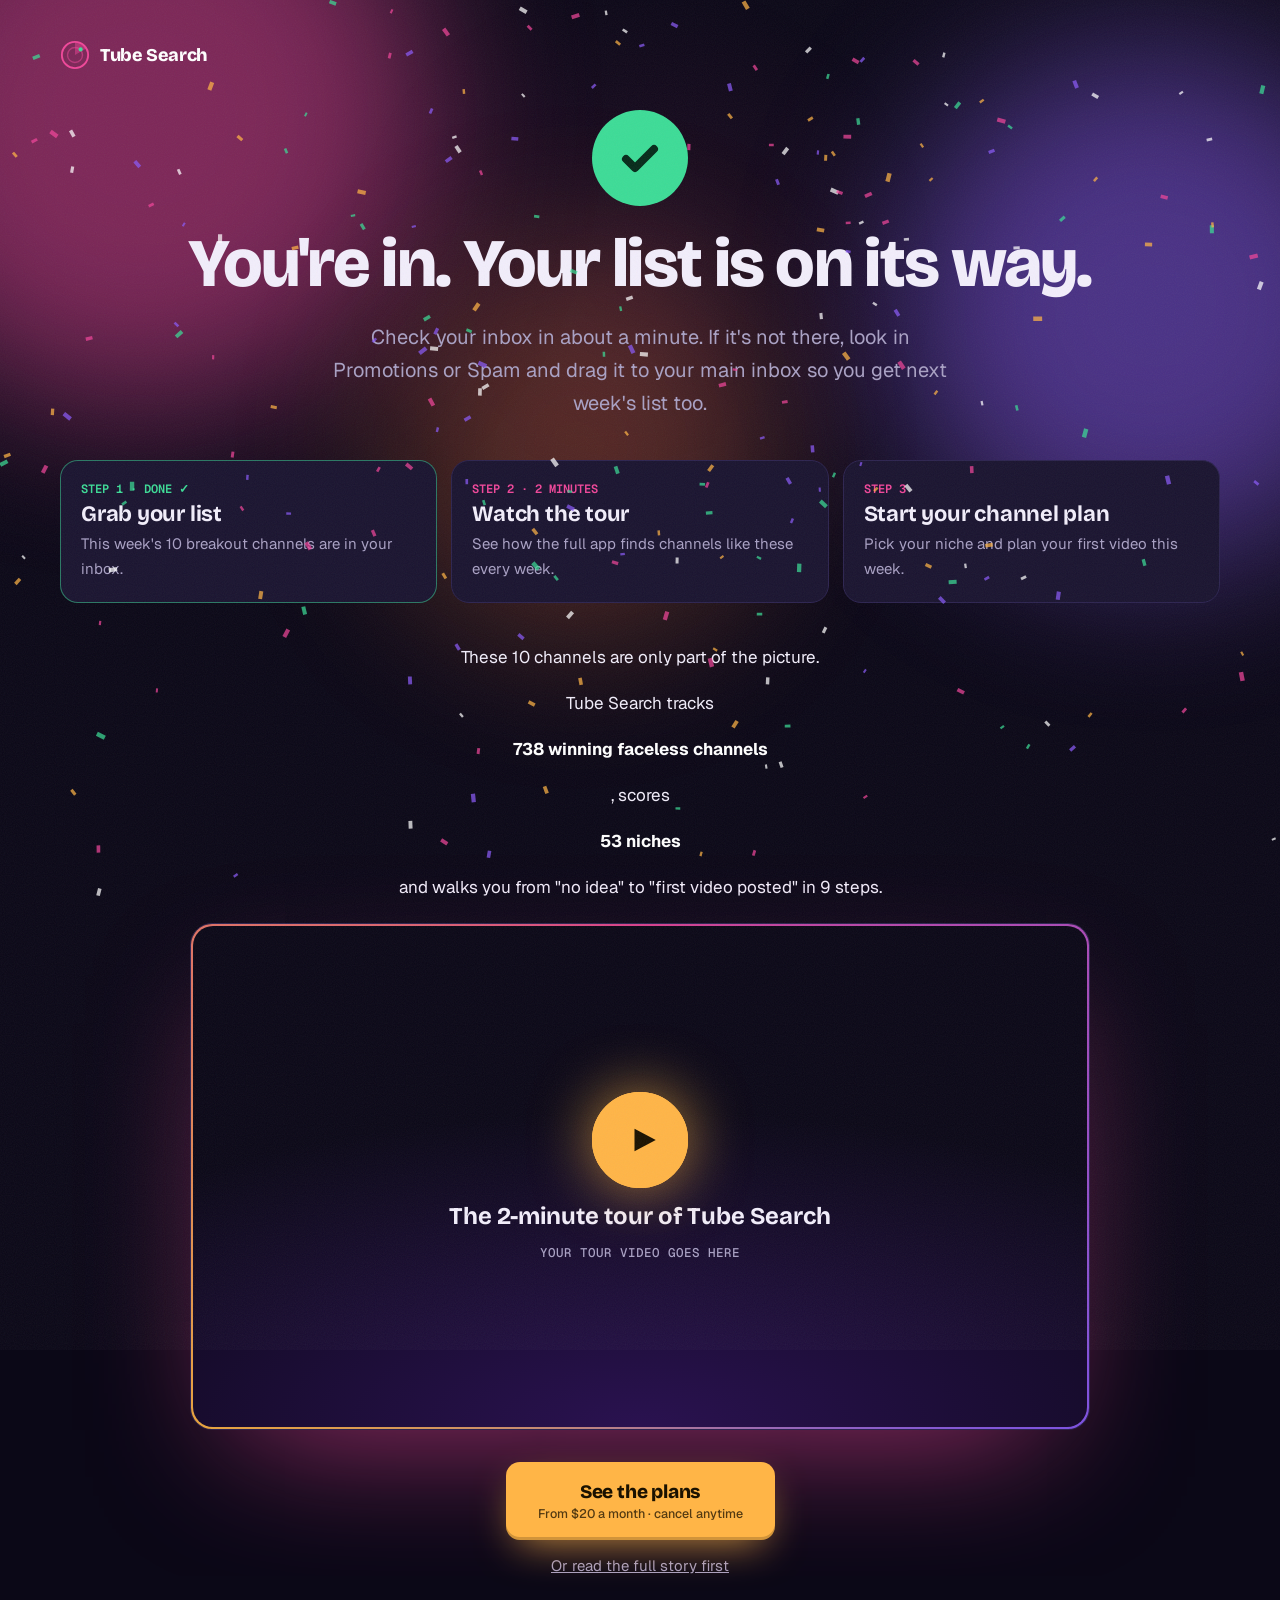
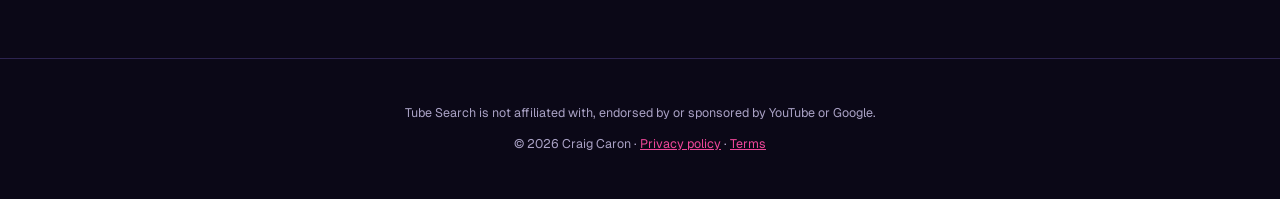
<file: thank-you.html>
<!doctype html>
<html lang="en">
<head>
<meta charset="utf-8">
<meta name="viewport" content="width=device-width,initial-scale=1,viewport-fit=cover">
<title>You're In · Tube Search</title>
<meta name="robots" content="noindex">
<link rel="preconnect" href="https://fonts.googleapis.com">
<link rel="preconnect" href="https://fonts.gstatic.com" crossorigin>
<link rel="stylesheet" href="https://fonts.googleapis.com/css2?family=Bricolage+Grotesque:opsz,wght@12..96,600;12..96,700;12..96,800&family=Geist:wght@400;500;600&family=Geist+Mono:wght@500;600;700;800&display=swap">
<link rel="stylesheet" href="assets/site.css">
</head>
<body>
<canvas id="confetti" aria-hidden="true"></canvas>
<div class="spot"></div>

<!-- STEP 3 OF THE FUNNEL: thank-you page. Deliver the gift, show the tour video, point to the plans. -->
<main class="hero wrap" style="padding-block:40px 80px">
  <div class="aurora"><i></i><i></i><i></i></div>
  <div class="wide" style="position:relative;z-index:2;display:grid;gap:40px">
    <a class="logo" href="index.html" aria-label="Tube Search">
      <svg viewBox="0 0 32 32" aria-hidden="true"><circle cx="16" cy="16" r="14" fill="none" stroke="#F0479A" stroke-width="2"/><circle cx="16" cy="16" r="8" fill="none" stroke="#F0479A" stroke-opacity=".5" stroke-width="1.5"/><path class="sweep" d="M16 16 L16 2 A14 14 0 0 1 28 9 Z" fill="#F0479A" fill-opacity=".45"/><circle cx="22" cy="10" r="2.2" fill="#3DDC97"/></svg>
      Tube Search
    </a>

    <div class="prose center" style="gap:22px">
      <div class="check" role="img" aria-label="Done"><svg viewBox="0 0 24 24"><path d="M5 12.5l4.5 4.5L19 7.5"/></svg></div>
      <h1>You're in<span id="hiName"></span>. <span data-gift-text="Your {gift} is on its way.">Your list is on its way.</span></h1>
      <p class="lead" data-rv style="--d:.3s">Check your inbox in about a minute. If it's not there, look in Promotions or Spam and drag it to your main inbox so you get next week's list too.</p>
    </div>

    <div class="next" data-rv>
      <div class="done"><span>STEP 1 · DONE ✓</span><h3 data-gift-text="Grab your {gift}">Grab your list</h3><p data-gift-text="Your {gift} is in your inbox.">This week's 10 breakout channels are in your inbox.</p></div>
      <div><span>STEP 2 · 2 MINUTES</span><h3>Watch the tour</h3><p>See how the full app finds channels like these every week.</p></div>
      <div><span>STEP 3</span><h3>Start your channel plan</h3><p>Pick your niche and plan your first video this week.</p></div>
    </div>

    <div class="col" style="max-width:900px;width:100%;display:grid;gap:22px">
      <p class="center prose" data-rv><span data-gift-text="Your {gift} is only part of the picture.">These 10 channels are only part of the picture.</span> Tube Search tracks <b><span data-count="748">748</span> winning faceless channels</b>, scores <b>53 niches</b> and walks you from "no idea" to "first video posted" in 9 steps.</p>

      <!-- TOUR VIDEO: paste the link into SETUP.tourVideo in assets/site.js -->
      <div class="video" data-video="tourVideo" role="button" tabindex="0" aria-label="Play the 2-minute tour" data-rv="zoom">
        <div class="video-in">
          <div class="bars" aria-hidden="true"><i style="animation-delay:-.2s"></i><i style="animation-delay:-.9s"></i><i style="animation-delay:-.4s"></i><i style="animation-delay:-1.3s"></i><i style="animation-delay:-.7s"></i><i style="animation-delay:-1.1s"></i><i style="animation-delay:-.1s"></i><i style="animation-delay:-.6s"></i><i style="animation-delay:-1.4s"></i><i style="animation-delay:-.3s"></i><i style="animation-delay:-1s"></i><i style="animation-delay:-.5s"></i></div>
          <div class="video-label">
            <span class="play"><svg viewBox="0 0 24 24"><path d="M6 4l15 8-15 8z"/></svg></span>
            <strong>The 2-minute tour of Tube Search</strong>
            <span>YOUR TOUR VIDEO GOES HERE</span>
          </div>
        </div>
      </div>

      <div class="center prose" data-rv style="gap:14px;margin-top:10px">
        <a class="btn pulse" href="sales.html#pricing">See the plans<small>From $20 a month · cancel anytime</small></a>
        <a href="sales.html" style="font-size:15px;color:var(--muted)">Or read the full story first</a>
      </div>
    </div>
  </div>
</main>

<footer class="wrap"><div class="col" style="text-align:center">
  <p>Tube Search is not affiliated with, endorsed by or sponsored by YouTube or Google.</p>
  <p>© 2026 Craig Caron · <a href="#">Privacy policy</a> · <a href="#">Terms</a></p>
</div></footer>

<script src="assets/site.js"></script>
</body>
</html>
</file>
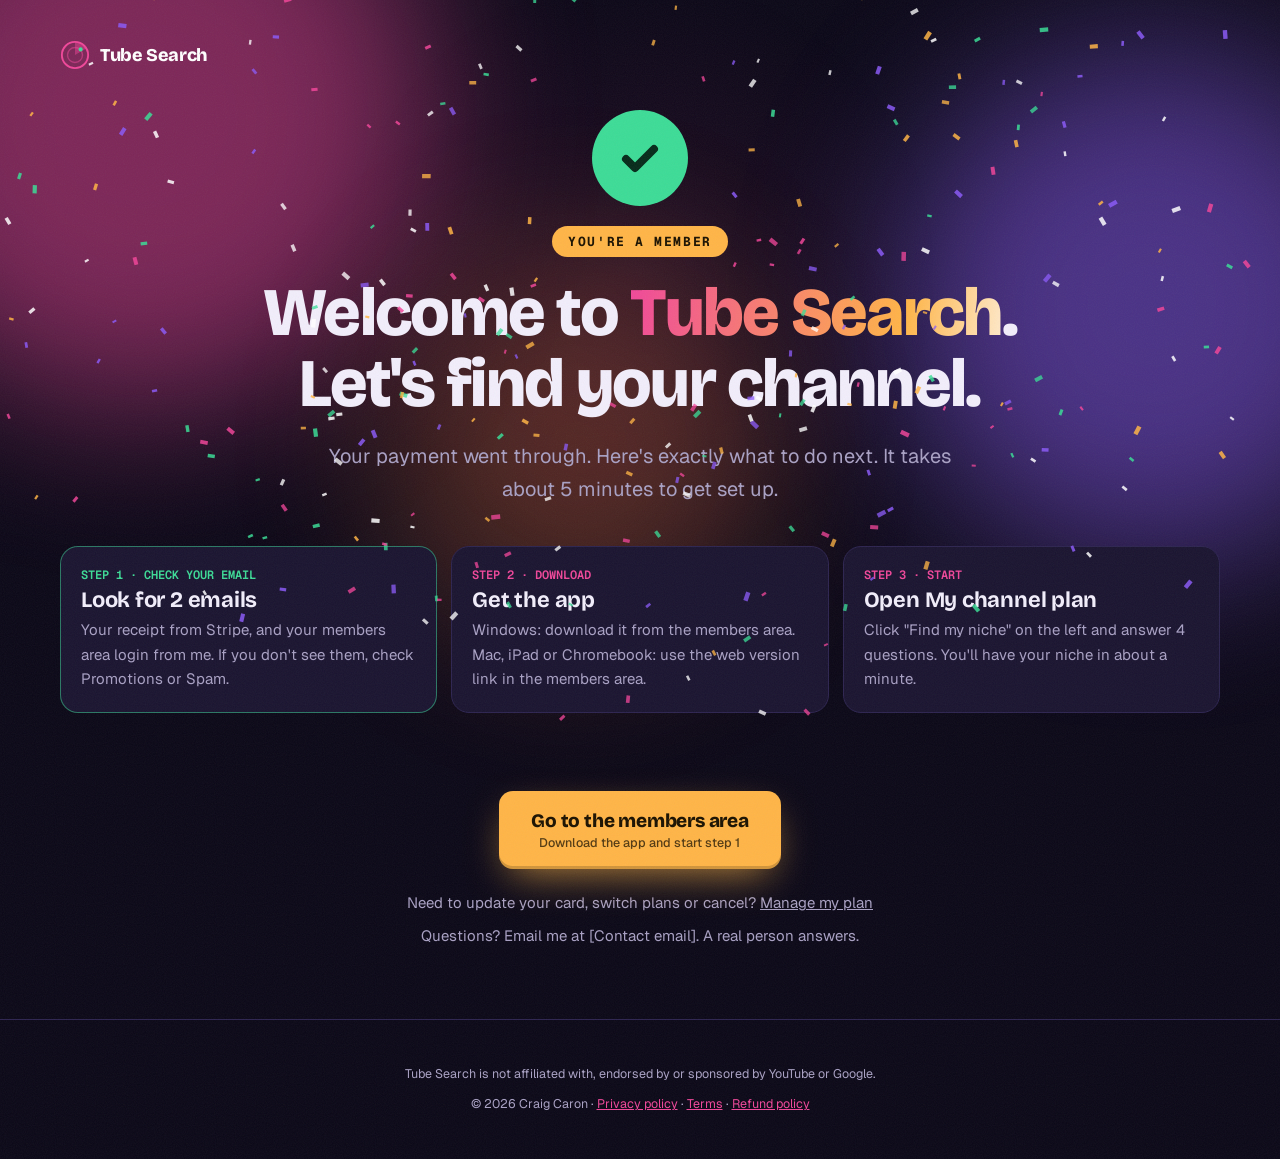
<file: welcome.html>
<!doctype html>
<html lang="en">
<head>
<meta charset="utf-8">
<meta name="viewport" content="width=device-width,initial-scale=1,viewport-fit=cover">
<meta name="robots" content="noindex">
<title>Welcome to Tube Search</title>
<link rel="preconnect" href="https://fonts.googleapis.com">
<link rel="preconnect" href="https://fonts.gstatic.com" crossorigin>
<link rel="stylesheet" href="https://fonts.googleapis.com/css2?family=Bricolage+Grotesque:opsz,wght@12..96,600;12..96,700;12..96,800&family=Geist:wght@400;500;600&family=Geist+Mono:wght@500;600;700&display=swap">
<link rel="stylesheet" href="assets/site.css">
<style>
/* After-purchase page: one clear path (email, download, first step), in the sales page's look. */
.plan-badge{display:inline-flex;align-items:center;gap:8px;font:700 13px var(--mono);letter-spacing:.12em;color:#1B1200;background:var(--amber);border-radius:99px;padding:7px 16px}
.unlocked{display:grid;grid-template-columns:repeat(auto-fit,minmax(220px,1fr));gap:10px;text-align:left}
.unlocked span{display:flex;gap:10px;align-items:center;padding:12px 14px;border-radius:12px;background:var(--panel);border:1px solid var(--line);font-size:15px;animation:foundIn .5s cubic-bezier(.2,.9,.3,1.3) both}
.unlocked span::before{content:"✓";color:var(--mint);font-weight:800}
.help{display:grid;gap:8px;text-align:center;font-size:15px;color:var(--muted)}
.help a{color:var(--muted)}
</style>
</head>
<body>
<canvas id="confetti" aria-hidden="true"></canvas>
<div class="spot"></div>

<main class="hero wrap" style="padding-block:40px 70px">
  <div class="aurora"><i></i><i></i><i></i></div>
  <div class="wide" style="position:relative;z-index:2;display:grid;gap:40px">
    <a class="logo" href="sales.html" aria-label="Tube Search">
      <svg viewBox="0 0 32 32" aria-hidden="true"><circle cx="16" cy="16" r="14" fill="none" stroke="#F0479A" stroke-width="2"/><circle cx="16" cy="16" r="8" fill="none" stroke="#F0479A" stroke-opacity=".5" stroke-width="1.5"/><path class="sweep" d="M16 16 L16 2 A14 14 0 0 1 28 9 Z" fill="#F0479A" fill-opacity=".45"/><circle cx="22" cy="10" r="2.2" fill="#3DDC97"/></svg>
      Tube Search
    </a>

    <div class="prose center" style="gap:20px">
      <div class="check" role="img" aria-label="Payment received"><svg viewBox="0 0 24 24"><path d="M5 12.5l4.5 4.5L19 7.5"/></svg></div>
      <span class="plan-badge" id="planBadge">YOU'RE A MEMBER</span>
      <h1>Welcome to <em class="hl" id="planName">Tube Search</em>. Let's find your channel.</h1>
      <p class="lead">Your payment went through. Here's exactly what to do next. It takes about 5 minutes to get set up.</p>
    </div>

    <div class="next" data-rv>
      <div class="done"><span>STEP 1 · CHECK YOUR EMAIL</span><h3>Look for 2 emails</h3><p>Your receipt from Stripe, and your members area login from me. If you don't see them, check Promotions or Spam.</p></div>
      <div><span>STEP 2 · DOWNLOAD</span><h3>Get the app</h3><p>Windows: download it from the members area. Mac, iPad or Chromebook: use the web version link in the members area.</p></div>
      <div><span>STEP 3 · START</span><h3>Open My channel plan</h3><p>Click "Find my niche" on the left and answer 4 questions. You'll have your niche in about a minute.</p></div>
    </div>

    <div class="col" style="max-width:860px;width:100%;display:grid;gap:22px">
      <h2 class="center" style="font-size:clamp(24px,3vw,34px)">What you just unlocked</h2>
      <div class="unlocked" id="unlocked"></div>

      <div class="center prose" data-rv style="gap:14px;margin-top:16px">
        <a class="btn pulse" href="#" data-link="membersArea">Go to the members area<small>Download the app and start step 1</small></a>
      </div>
      <div class="help">
        <p>Need to update your card, switch plans or cancel? <a href="#" data-link="portal">Manage my plan</a></p>
        <p>Questions? Email me at [Contact email]. A real person answers.</p>
      </div>
    </div>
  </div>
</main>

<footer class="wrap"><div class="col" style="text-align:center">
  <p>Tube Search is not affiliated with, endorsed by or sponsored by YouTube or Google.</p>
  <p>© 2026 Craig Caron · <a href="#">Privacy policy</a> · <a href="#">Terms</a> · <a href="#">Refund policy</a></p>
</div></footer>

<script>
(function(){
  var PLANS = {
    basic: { name:'Tube Search Basic', items:['My channel plan, all 9 steps','Niche scorecard, radar and quiz','New &amp; proven channel lists','Hot on YouTube and Rising topics','Viral ideas and the slot machine','Title &amp; thumbnail lab','Earnings calculator','30-day launch and weekly report'] },
    pro: { name:'Tube Search Pro', items:['Everything in Basic','Video Launch Kit','Thumbnail Studio','Channel X-Ray and Blueprints','Sleep lists, Bend pool and DNA splicer','Live YouTube search','Comment-to-Video Machine','Channel Doctor and Sponsor Finder'] },
    premiere: { name:'Tube Search Premiere', items:['Everything in Pro','The faceless YouTube channel course','2 live coaching calls with me every month','Book your calls inside the app'] }
  };
  var m = /[?&]plan=(basic|pro|premiere)\b/.exec(location.search), p = PLANS[m ? m[1] : 'pro'];
  if(m){ document.getElementById('planName').textContent = p.name; document.getElementById('planBadge').textContent = 'YOU\'RE ON ' + m[1].toUpperCase() }
  if(!m){ var u = document.getElementById('unlocked'); u.previousElementSibling.hidden = true; u.hidden = true; return }
  document.getElementById('unlocked').innerHTML = p.items.map(function(t, i){ return '<span style="animation-delay:' + (.6 + i * .08) + 's">' + t + '</span>' }).join('');
  document.title = 'Welcome to ' + p.name;
})();
</script>
<script src="assets/site.js"></script>
</body>
</html>
</file>
<file: assets/site.css>
/* Tube Search funnel. One dark "scanner room" look shared by all three pages.
   Motion idea: the site behaves like the app's weekly scan. A radar sweeps, channels get found, numbers tick up. */
:root{
  --ink:#0B0817;        /* page */
  --ink2:#120D22;       /* alternate band */
  --panel:#1A1430;      /* raised cards */
  --line:#2D2450;
  --text:#F2EEFB;
  --muted:#A9A1C4;
  --pink:#F0479A;       /* brand accent, from the app */
  --violet:#8B5CF6;
  --amber:#FFB547;      /* buy buttons only */
  --mint:#3DDC97;       /* "found", money, guarantee */
  --display:"Bricolage Grotesque","Sora","Segoe UI",system-ui,sans-serif;
  --body:"Geist","Segoe UI",system-ui,sans-serif;
  --mono:"Geist Mono",ui-monospace,Consolas,monospace;
  --mx:50%;--my:30%;
  color-scheme:dark;
}
*{box-sizing:border-box}
html{scroll-behavior:smooth;background:var(--ink);overflow-x:clip}
body{margin:0;background:var(--ink);color:var(--text);font:17px/1.65 var(--body);overflow-x:hidden;-webkit-font-smoothing:antialiased}
body::before{content:"";position:fixed;inset:0 0 auto;height:env(safe-area-inset-top,0px);z-index:60;background:var(--ink)}
/* film grain over everything */
body::after{content:"";position:fixed;inset:-50%;z-index:55;pointer-events:none;opacity:.06;
  background-image:url("data:image/svg+xml,%3Csvg xmlns='http://www.w3.org/2000/svg' width='160' height='160'%3E%3Cfilter id='n'%3E%3CfeTurbulence type='fractalNoise' baseFrequency='.9' numOctaves='2' stitchTiles='stitch'/%3E%3C/filter%3E%3Crect width='100%25' height='100%25' filter='url(%23n)'/%3E%3C/svg%3E");
}
@keyframes grain{0%{transform:translate(0,0)}20%{transform:translate(-3%,2%)}40%{transform:translate(2%,-3%)}60%{transform:translate(-2%,-1%)}80%{transform:translate(3%,3%)}100%{transform:translate(0,0)}}

.wrap{padding-left:max(16px,env(safe-area-inset-left,0px));padding-right:max(16px,env(safe-area-inset-right,0px));position:relative}
.col{max-width:760px;margin:0 auto}
.wide{max-width:1160px;margin:0 auto}
h1,h2,h3{font-family:var(--display);text-wrap:balance;margin:0;line-height:1.05}
h1{font-size:clamp(36px,5.6vw,68px);font-weight:800;letter-spacing:-.025em}
h2{font-size:clamp(30px,4vw,48px);font-weight:800;letter-spacing:-.022em}
h3{font-size:22px;font-weight:700;letter-spacing:-.01em}
p{margin:0}
.prose{display:grid;gap:18px}
.prose b,b.w{color:#fff}
.muted{color:var(--muted)}
a{color:var(--pink)}
:focus-visible{outline:2px solid var(--amber);outline-offset:3px}
.eyebrow{display:inline-flex;align-items:center;gap:8px;font:600 12px var(--mono);letter-spacing:.14em;text-transform:uppercase;color:var(--pink)}
.eyebrow::before{content:"";width:7px;height:7px;border-radius:50%;background:currentColor;box-shadow:0 0 0 0 currentColor;animation:ping 2s infinite}
@keyframes ping{0%{box-shadow:0 0 0 0 rgba(240,71,154,.7)}80%,100%{box-shadow:0 0 0 10px rgba(240,71,154,0)}}

/* shimmering highlight words */
.hl{font-style:normal;background:linear-gradient(100deg,var(--pink) 0%,var(--amber) 30%,#fff 45%,var(--pink) 60%,var(--violet) 100%);background-size:250% 100%;
  -webkit-background-clip:text;background-clip:text;color:transparent;animation:shimmer 6s linear infinite}
@keyframes shimmer{to{background-position:-250% 0}}

/* ---------- ambient background ---------- */
.aurora{position:absolute;inset:0;overflow:hidden;pointer-events:none;z-index:0}
.aurora i{position:absolute;border-radius:50%;filter:blur(80px);opacity:.5;will-change:transform;transform:translateZ(0)}
.aurora i:nth-child(1){width:46vw;height:46vw;left:-12vw;top:-14vw;background:var(--pink);animation:drift1 18s ease-in-out infinite alternate}
.aurora i:nth-child(2){width:40vw;height:40vw;right:-10vw;top:4vw;background:var(--violet);animation:drift2 22s ease-in-out infinite alternate}
.aurora i:nth-child(3){width:30vw;height:30vw;left:30vw;top:20vw;background:#ff7a3d;opacity:.28;animation:drift3 26s ease-in-out infinite alternate}
@keyframes drift1{to{transform:translate(18vw,10vw) scale(1.2)}}
@keyframes drift2{to{transform:translate(-14vw,16vw) scale(.85)}}
@keyframes drift3{to{transform:translate(-20vw,-8vw) scale(1.3)}}
.spot{position:fixed;inset:0;pointer-events:none;z-index:1;background:radial-gradient(500px circle at var(--mx) var(--my),rgba(240,71,154,.09),transparent 60%)}
/* moving perspective floor */
.floor{position:absolute;left:-20%;right:-20%;bottom:0;height:46%;z-index:0;pointer-events:none;perspective:420px;overflow:hidden;
  -webkit-mask-image:linear-gradient(transparent,#000 60%);mask-image:linear-gradient(transparent,#000 60%)}
.floor::before{content:"";position:absolute;inset:-100% 0 0;transform:rotateX(62deg);transform-origin:bottom;
  background-image:linear-gradient(rgba(240,71,154,.35) 1px,transparent 1px),linear-gradient(90deg,rgba(139,92,246,.35) 1px,transparent 1px);
  background-size:64px 64px;animation:floor 2.4s linear infinite;will-change:transform}
@keyframes floor{from{transform:rotateX(62deg) translateY(0)}to{transform:rotateX(62deg) translateY(64px)}}

/* progress bar */
.progress{position:fixed;top:env(safe-area-inset-top,0px);left:0;height:3px;width:100%;z-index:70;transform-origin:0 50%;transform:scaleX(var(--p,0));
  background:linear-gradient(90deg,var(--pink),var(--amber),var(--mint))}

/* ---------- top bar ---------- */
.bar{position:sticky;top:env(safe-area-inset-top,0px);z-index:50;transition:background .3s,border-color .3s;border-bottom:1px solid transparent}
.bar.solid{background:rgba(11,8,23,.82);backdrop-filter:blur(14px);-webkit-backdrop-filter:blur(14px);border-color:var(--line)}
.bar-in{display:flex;align-items:center;gap:16px;padding-block:14px}
.logo{display:flex;align-items:center;gap:10px;color:#fff;text-decoration:none;font:800 18px var(--display);letter-spacing:-.02em;margin-right:auto}
.logo svg{width:30px;height:30px}
.logo .sweep{transform-origin:16px 16px;animation:spin 3s linear infinite}
@keyframes spin{to{transform:rotate(360deg)}}
.bar .btn{padding:10px 18px;font-size:15px}

/* ---------- buttons ---------- */
.btn{position:relative;display:inline-flex;flex-direction:column;align-items:center;justify-content:center;gap:2px;overflow:hidden;isolation:isolate;
  background:var(--amber);color:#1B1200;text-decoration:none;font:800 19px var(--display);letter-spacing:-.01em;padding:18px 32px;border-radius:14px;border:0;cursor:pointer;
  box-shadow:0 14px 40px -12px rgba(255,181,71,.75),inset 0 -3px 0 rgba(0,0,0,.18);transition:transform .2s cubic-bezier(.3,1.6,.5,1),box-shadow .2s}
.btn small{font:500 12.5px var(--body);opacity:.75;letter-spacing:0}
.btn::after{content:"";position:absolute;inset:0;z-index:-1;background:linear-gradient(110deg,transparent 30%,rgba(255,255,255,.75) 50%,transparent 70%);transform:translateX(-120%);animation:shine 3.2s ease-in-out infinite}
@keyframes shine{0%,55%{transform:translateX(-120%)}85%,100%{transform:translateX(120%)}}
.btn:hover{box-shadow:0 20px 60px -12px rgba(255,181,71,.95),inset 0 -3px 0 rgba(0,0,0,.18)}
.btn:active{transform:scale(.97)}
.btn.ghost{background:rgba(255,255,255,.04);color:#fff;border:1px solid var(--line);box-shadow:none}
.btn.ghost::after{opacity:.25}
.btn.pulse{animation:pulse 2.6s infinite}
@keyframes pulse{0%{box-shadow:0 0 0 0 rgba(255,181,71,.55),0 14px 40px -12px rgba(255,181,71,.75)}70%{box-shadow:0 0 0 18px rgba(255,181,71,0),0 14px 40px -12px rgba(255,181,71,.75)}100%{box-shadow:0 0 0 0 rgba(255,181,71,0),0 14px 40px -12px rgba(255,181,71,.75)}}

/* ---------- reveal on scroll ---------- */
.js [data-rv]{opacity:0;transform:translateY(30px);transition:opacity .9s cubic-bezier(.2,.7,.2,1),transform .9s cubic-bezier(.2,.7,.2,1);transition-delay:var(--d,0s)}
.js [data-rv="left"]{transform:translateX(-50px)}
.js [data-rv="right"]{transform:translateX(50px)}
.js [data-rv="zoom"]{transform:scale(.85)}
.js [data-rv].in{opacity:1;transform:none}
/* split headline words */
.words .w{display:inline-block;opacity:0;transform:translateY(.6em) rotate(4deg);animation:wordIn .8s cubic-bezier(.2,.8,.2,1) forwards;animation-delay:calc(var(--i)*55ms + .15s)}
@keyframes wordIn{to{opacity:1;transform:none}}

/* ---------- sections ---------- */
section.s{padding-block:clamp(70px,10vw,120px);position:relative}
section.alt{background:var(--ink2);border-block:1px solid var(--line)}
.center{text-align:center;justify-items:center}
.lead{font-size:clamp(18px,1.6vw,20px);color:var(--muted);max-width:640px}

/* hero */
.hero{position:relative;overflow:hidden;padding-block:40px 90px}
.hero-grid{position:relative;z-index:2;display:grid;grid-template-columns:minmax(0,1.1fr) minmax(0,.9fr);gap:48px;align-items:center}
.hero-copy{display:grid;gap:24px;justify-items:start}
.hero-copy h1{font-size:clamp(36px,4.6vw,62px)}
.report .chip.c1{top:-20px;left:-14px}
.trust{display:flex;flex-wrap:wrap;gap:10px 22px;font:500 13px var(--mono);color:var(--muted)}
.trust b{color:#fff;font-variant-numeric:tabular-nums}

/* radar scanner card */
.scanner{position:relative;border:1px solid var(--line);border-radius:24px;padding:18px;background:linear-gradient(160deg,rgba(26,20,48,.9),rgba(11,8,23,.9));
  box-shadow:0 40px 120px -40px rgba(240,71,154,.55),inset 0 1px 0 rgba(255,255,255,.06);transform-style:preserve-3d}
.scanner-top{display:flex;justify-content:space-between;align-items:center;font:500 12px var(--mono);color:var(--muted);margin-bottom:10px}
.live{display:inline-flex;align-items:center;gap:7px;color:var(--mint)}
.live::before{content:"";width:8px;height:8px;border-radius:50%;background:var(--mint);animation:blink 1s steps(2) infinite}
@keyframes blink{50%{opacity:.2}}
.radar{position:relative;aspect-ratio:1;max-width:100%;border-radius:50%;overflow:hidden}
.radar canvas{width:100%;height:100%;display:block}
.found{display:grid;gap:8px;margin-top:14px;min-height:170px}
.found div{display:grid;grid-template-columns:auto minmax(0,1fr) auto;gap:10px;align-items:center;padding:9px 12px;border-radius:12px;background:rgba(255,255,255,.035);border:1px solid var(--line);
  font-size:14px;animation:foundIn .6s cubic-bezier(.2,.9,.3,1.3) both}
.found div i{width:9px;height:9px;border-radius:50%;background:var(--mint);box-shadow:0 0 12px var(--mint)}
.found div b{color:#fff}
.found div span{min-width:0;overflow:hidden;text-overflow:ellipsis;white-space:nowrap}
.found div em{font:600 13px var(--mono);font-style:normal;color:var(--mint);font-variant-numeric:tabular-nums}
@keyframes foundIn{from{opacity:0;transform:translateX(30px) scale(.9)}}
.chip{position:absolute;z-index:3;display:flex;align-items:center;gap:8px;padding:9px 13px;border-radius:12px;background:rgba(18,13,34,.92);border:1px solid var(--line);
  font:600 13px var(--mono);color:#fff;box-shadow:0 16px 40px -14px rgba(0,0,0,.8);animation:bob 5s ease-in-out infinite;white-space:nowrap}
.chip b{color:var(--mint)}
.chip.c1{top:8%;left:-34px}.chip.c2{bottom:34%;right:-28px;animation-delay:-2s}.chip.c2 b{color:var(--amber)}
@keyframes bob{50%{transform:translateY(-12px)}}

/* ticker */
.ticker{position:relative;z-index:2;border-block:1px solid var(--line);background:rgba(18,13,34,.85);overflow:hidden;padding-block:14px;
  -webkit-mask-image:linear-gradient(90deg,transparent,#000 8%,#000 92%,transparent);mask-image:linear-gradient(90deg,transparent,#000 8%,#000 92%,transparent)}
.ticker-track{display:flex;gap:44px;width:max-content;animation:tick 60s linear infinite;font:500 14px var(--mono);color:var(--muted)}
.ticker:hover .ticker-track{animation-play-state:paused}
.ticker-track span{display:inline-flex;gap:10px;align-items:center;white-space:nowrap}
.ticker-track span::before{content:"▲";color:var(--mint);font-size:10px}
.ticker-track b{color:#fff}.ticker-track em{font-style:normal;color:var(--amber)}
@keyframes tick{to{transform:translateX(-50%)}}
.ticker-note{text-align:center;font:500 11.5px var(--mono);color:var(--muted);padding-top:10px;position:relative;z-index:2}

/* video placeholder */
.video{position:relative;aspect-ratio:16/9;max-width:100%;border-radius:22px;overflow:hidden;border:1px solid var(--line);background:#07050f;cursor:pointer;
  box-shadow:0 50px 140px -50px rgba(240,71,154,.7)}
.video::before{content:"";position:absolute;inset:-2px;z-index:0;background:conic-gradient(from var(--ang,0deg),var(--pink),var(--violet),var(--amber),var(--pink));animation:ang 5s linear infinite;opacity:.9}
.video-in{position:absolute;inset:2px;border-radius:20px;overflow:hidden;z-index:1;background:radial-gradient(120% 90% at 50% 100%,#2a1250,#0B0817 70%);display:grid;place-items:center;text-align:center}
.video-in .bars{position:absolute;inset:auto 0 0 0;height:60%;display:flex;align-items:flex-end;gap:6px;padding:0 6%;opacity:.35}
.video-in .bars i{flex:1;background:linear-gradient(var(--pink),transparent);border-radius:6px 6px 0 0;animation:eq 1.6s ease-in-out infinite;transform-origin:bottom}
@keyframes eq{50%{transform:scaleY(.35)}}
.play{position:relative;width:96px;height:96px;border-radius:50%;background:var(--amber);display:grid;place-items:center;box-shadow:0 0 60px rgba(255,181,71,.7);transition:transform .3s cubic-bezier(.3,1.6,.5,1)}
.play::before,.play::after{content:"";position:absolute;inset:0;border-radius:50%;border:2px solid var(--amber);animation:ring 2.4s ease-out infinite}
.play::after{animation-delay:1.2s}
@keyframes ring{to{transform:scale(2.2);opacity:0}}
.play svg{width:34px;height:34px;margin-left:6px;fill:#1B1200}
.video:hover .play{transform:scale(1.1)}
.video-label{position:relative;display:grid;gap:14px;justify-items:center;padding:20px}
.video-label strong{font:700 clamp(18px,2.2vw,24px) var(--display)}
.video-label span{font:500 12.5px var(--mono);color:var(--muted)}
.video iframe,.video video{position:absolute;inset:2px;width:calc(100% - 4px);height:calc(100% - 4px);border:0;border-radius:20px;z-index:2;background:#000}
@property --ang{syntax:"<angle>";inherits:false;initial-value:0deg}
@keyframes ang{to{--ang:360deg}}

/* screenshots */
.shot{position:relative;border-radius:18px;border:1px solid var(--line);overflow:hidden;background:#000;box-shadow:0 40px 100px -40px rgba(240,71,154,.55);transform-style:preserve-3d;will-change:transform}
.shot img{display:block;width:100%;height:auto}
.shot .glare{position:absolute;inset:0;pointer-events:none;background:radial-gradient(400px circle at var(--gx,50%) var(--gy,0%),rgba(255,255,255,.18),transparent 50%);opacity:0;transition:opacity .3s}
.shot:hover .glare{opacity:1}
.shot .scan{position:absolute;left:0;right:0;height:80px;top:-80px;background:linear-gradient(transparent,rgba(61,220,151,.18),transparent);animation:scanline 4.5s ease-in-out infinite;pointer-events:none}
@keyframes scanline{60%,100%{top:100%}}
.frame{position:relative;padding:10px;border-radius:24px;background:linear-gradient(160deg,rgba(255,255,255,.08),rgba(255,255,255,.01));border:1px solid var(--line)}
.frame::before{content:"";position:absolute;top:18px;left:22px;width:48px;height:10px;background:radial-gradient(circle,#ff5f57 4px,transparent 5px) 0 0/16px 10px repeat-x;opacity:.9;z-index:2}
.frame .shot{border-radius:14px}
.cap{font-size:13px;color:var(--muted);margin-top:12px;text-align:center}

/* problem */
.mist{display:grid;gap:14px}
.mist>div{display:grid;grid-template-columns:52px minmax(0,1fr);gap:16px;align-items:start;padding:18px;border-radius:16px;border:1px solid var(--line);background:rgba(255,255,255,.02);transition:transform .3s,border-color .3s}
.mist>div:hover{transform:translateX(8px);border-color:var(--pink)}
.mist i{font-style:normal;font:800 22px var(--display);color:var(--pink);border:1px solid var(--line);border-radius:14px;height:52px;display:grid;place-items:center;background:var(--ink)}

/* big idea: age vs views */
.ideaflip{display:grid;grid-template-columns:repeat(3,minmax(0,1fr));gap:14px;margin-top:10px}
.stat{position:relative;padding:22px;border-radius:18px;background:var(--panel);border:1px solid var(--line);overflow:hidden;display:grid;gap:4px}
.stat::after{content:"";position:absolute;inset:auto -30% -60% -30%;height:80%;background:radial-gradient(closest-side,rgba(240,71,154,.35),transparent);opacity:.6;animation:breathe 4s ease-in-out infinite}
.stat:nth-child(2)::after{animation-delay:-1.3s;background:radial-gradient(closest-side,rgba(255,181,71,.3),transparent)}
.stat:nth-child(3)::after{animation-delay:-2.6s;background:radial-gradient(closest-side,rgba(61,220,151,.3),transparent)}
@keyframes breathe{50%{transform:scale(1.25);opacity:1}}
.stat strong{font:800 clamp(38px,5vw,56px)/1 var(--display);letter-spacing:-.03em;font-variant-numeric:tabular-nums;position:relative}
.stat span{font:500 13px var(--mono);color:var(--muted);position:relative}

/* 9 steps path */
.path{position:relative;display:grid;gap:22px;padding-left:70px}
.path svg{position:absolute;left:0;top:0;width:60px;height:100%;overflow:visible}
.path .track{stroke:var(--line);stroke-width:3;fill:none}
.path .draw{stroke:url(#pg);stroke-width:4;fill:none;stroke-linecap:round}
.pstep{position:relative;display:grid;gap:6px;padding:20px 22px;border-radius:18px;border:1px solid var(--line);background:var(--panel);transition:border-color .4s,box-shadow .4s}
.pstep::before{content:attr(data-n);position:absolute;left:-58px;top:20px;width:36px;height:36px;border-radius:50%;display:grid;place-items:center;font:800 15px var(--display);
  background:var(--ink);border:2px solid var(--line);color:var(--muted);transition:.4s}
.pstep.lit{border-color:rgba(240,71,154,.6);box-shadow:0 20px 60px -30px rgba(240,71,154,.7)}
.pstep.lit::before{background:var(--pink);border-color:var(--pink);color:#fff;box-shadow:0 0 0 6px rgba(240,71,154,.2),0 0 30px var(--pink)}
.pstep span{font:600 12px var(--mono);letter-spacing:.08em;color:var(--pink)}
.pstep p{color:var(--muted);font-size:16px}

/* feature blocks */
.feat{display:grid;grid-template-columns:minmax(0,5fr) minmax(0,6fr);gap:56px;align-items:center}
.feat.flip .txt{order:2}
.feat .txt{display:grid;gap:16px;min-width:0}
.ticks{margin:0;padding:0;list-style:none;display:grid;gap:10px;color:var(--muted);font-size:16px}
.ticks li{display:grid;grid-template-columns:24px minmax(0,1fr);gap:10px}
.ticks li::before{content:"✓";width:24px;height:24px;border-radius:7px;display:grid;place-items:center;background:rgba(61,220,151,.14);color:var(--mint);font:800 13px var(--body)}
.ticks b{color:#fff}
.feat-media{position:relative;min-width:0}
.feat-media .blob{position:absolute;inset:10% -6% -8% 6%;z-index:-1;border-radius:40%;filter:blur(50px);background:conic-gradient(from var(--ang,0deg),var(--pink),var(--violet),var(--amber),var(--pink));opacity:.35;animation:ang 9s linear infinite}

/* niche pay chart */
.paychart{display:grid;gap:12px;padding:24px;border-radius:20px;background:var(--panel);border:1px solid var(--line)}
.paychart h3{font-size:17px}
.paychart .src{font:500 12px var(--mono);color:var(--muted)}
.prow{display:grid;grid-template-columns:150px minmax(0,1fr) 58px;gap:12px;align-items:center;font-size:14px;position:relative}
.prow .lbl{color:var(--text);overflow:hidden;text-overflow:ellipsis;white-space:nowrap}
.prow .trk{height:14px;border-radius:0 4px 4px 0;background:rgba(255,255,255,.04);overflow:hidden}
.prow .fill{height:100%;width:0;border-radius:0 4px 4px 0;background:linear-gradient(90deg,var(--pink),var(--amber));transition:width 1.4s cubic-bezier(.2,.8,.2,1);transition-delay:var(--d,0s)}
.prow .val{font:600 13px var(--mono);text-align:right;font-variant-numeric:tabular-nums;color:var(--text)}
.prow .tip{position:absolute;left:162px;bottom:calc(100% + 4px);padding:5px 9px;border-radius:8px;background:#000;border:1px solid var(--line);font:500 12px var(--mono);color:var(--text);opacity:0;transform:translateY(4px);transition:.2s;pointer-events:none;white-space:nowrap}
.prow:hover .tip{opacity:1;transform:none}
.prow:hover .fill{filter:brightness(1.2)}

/* launch kit typing demo */
.demo{padding:22px;border-radius:20px;background:var(--panel);border:1px solid var(--line);display:grid;gap:14px;box-shadow:0 30px 90px -40px rgba(139,92,246,.7)}
.demo-in{display:flex;gap:10px;align-items:center;padding:13px 16px;border-radius:12px;background:var(--ink);border:1px solid var(--line);font:500 15px var(--mono);min-height:50px}
.demo-in .caret{width:2px;height:20px;background:var(--amber);animation:blink 1s steps(2) infinite}
.demo-in .go{margin-left:auto;font:700 12px var(--body);background:var(--pink);color:#fff;border-radius:8px;padding:6px 10px;white-space:nowrap}
.demo-out{display:grid;gap:8px;min-height:212px}
.demo-out div{display:grid;grid-template-columns:minmax(0,1fr) 46px;gap:12px;align-items:center;padding:10px 12px;border-radius:10px;border:1px solid var(--line);background:rgba(255,255,255,.025);font-size:14.5px;animation:foundIn .5s cubic-bezier(.2,.9,.3,1.3) both}
.demo-out em{font:700 14px var(--mono);font-style:normal;text-align:center;border-radius:8px;padding:3px 0;background:rgba(61,220,151,.14);color:var(--mint)}
.demo-out .mid em{background:rgba(255,181,71,.14);color:var(--amber)}
.demo-note{font:500 11.5px var(--mono);color:var(--muted)}

/* stack */
.stack{display:grid;border:1px solid var(--line);border-radius:20px;overflow:hidden;background:var(--panel)}
.stack>div{display:grid;grid-template-columns:30px minmax(0,1fr) auto;gap:14px;padding:15px 20px;border-top:1px solid var(--line);font-size:16px;align-items:center;transition:background .25s}
.stack>div:first-child{border-top:0}
.stack>div:hover{background:rgba(240,71,154,.07)}
.stack>div::before{content:"✓";color:var(--mint);font-weight:800}
.stack em{font-style:normal;font:600 11px var(--mono);letter-spacing:.08em;color:var(--muted);border:1px solid var(--line);border-radius:99px;padding:3px 9px}

/* fit */
.fit{display:grid;grid-template-columns:1fr 1fr;gap:18px}
.fit>div{border:1px solid var(--line);border-radius:20px;padding:26px;display:grid;gap:14px;align-content:start;background:var(--panel)}
.fit .yes{border-color:rgba(61,220,151,.4)}
.fit ul{margin:0;padding-left:20px;display:grid;gap:8px;font-size:16px;color:var(--muted)}

/* testimonials placeholders */
.tst{display:grid;grid-template-columns:repeat(3,minmax(0,1fr));gap:16px}
.ph{border:1px dashed rgba(255,181,71,.45);border-radius:20px;padding:24px;color:var(--muted);font-size:15px;display:grid;gap:10px;background:rgba(255,181,71,.03)}
.ph b{color:var(--amber);font:600 12px var(--mono);letter-spacing:.06em}
.stars{color:var(--amber);letter-spacing:3px}

/* pricing */
.tiers{display:grid;grid-template-columns:repeat(3,minmax(0,1fr));gap:18px;align-items:stretch}
.tier{position:relative;border:1px solid var(--line);border-radius:24px;padding:30px 24px;display:grid;gap:16px;align-content:start;background:var(--panel);transition:transform .35s cubic-bezier(.2,.8,.2,1)}
.tier:hover{transform:translateY(-8px)}
.tier.pick{border-color:transparent;background:linear-gradient(var(--panel),var(--panel)) padding-box,conic-gradient(from var(--ang,0deg),var(--pink),var(--amber),var(--violet),var(--pink)) border-box;border:2px solid transparent;
  animation:ang 4s linear infinite;box-shadow:0 40px 120px -40px rgba(240,71,154,.9);transform:scale(1.04)}
.tier.pick:hover{transform:scale(1.04) translateY(-8px)}
.tier .tag{position:absolute;top:-14px;left:50%;transform:translateX(-50%);font:700 11px var(--mono);letter-spacing:.1em;text-transform:uppercase;background:var(--pink);color:#fff;border-radius:99px;padding:6px 14px;white-space:nowrap;box-shadow:0 8px 24px -6px var(--pink)}
.price{font:800 58px/1 var(--display);letter-spacing:-.04em;font-variant-numeric:tabular-nums}
.price small{font:500 15px var(--body);color:var(--muted);letter-spacing:0}
.tier ul{margin:0;padding:0;list-style:none;display:grid;gap:9px;font-size:15px;color:var(--muted)}
.tier li{display:grid;grid-template-columns:18px minmax(0,1fr);gap:8px}
.tier li::before{content:"✓";color:var(--mint);font-weight:800}
.tier ul b{color:#fff}
.tier .btn{width:100%;font-size:17px;padding:15px 18px}
.guar{display:grid;grid-template-columns:auto minmax(0,1fr);gap:26px;align-items:center;border:1px solid rgba(61,220,151,.35);border-radius:24px;padding:28px;background:rgba(61,220,151,.04)}
.seal{position:relative;width:120px;height:120px;display:grid;place-items:center;text-align:center;font:800 13px/1.2 var(--display);color:var(--mint)}
.seal svg{position:absolute;inset:0;width:100%;height:100%;animation:spin 18s linear infinite}
.seal svg text{font:600 9.5px var(--mono);letter-spacing:2.4px;fill:var(--mint)}

/* faq */
.faq details{border-top:1px solid var(--line);padding-block:18px}
.faq details:last-child{border-bottom:1px solid var(--line)}
.faq summary{cursor:pointer;font:700 18px var(--display);list-style:none;display:flex;justify-content:space-between;gap:16px;align-items:center}
.faq summary::-webkit-details-marker{display:none}
.faq summary::after{content:"+";flex:none;width:30px;height:30px;border-radius:50%;display:grid;place-items:center;border:1px solid var(--line);color:var(--pink);transition:transform .35s}
.faq details[open] summary::after{transform:rotate(135deg);background:var(--pink);color:#fff;border-color:var(--pink)}
.faq details p{margin-top:12px;color:var(--muted);font-size:16px;animation:drop .45s ease both}
@keyframes drop{from{opacity:0;transform:translateY(-8px)}}
.ps{border-left:3px solid var(--pink);padding:4px 0 4px 18px;color:var(--muted);text-align:left}

footer{padding-block:44px;font-size:12.5px;color:var(--muted);border-top:1px solid var(--line);position:relative;z-index:2}
footer .col{display:grid;gap:10px}

/* mobile sticky buy bar */
.stickybuy{position:fixed;left:0;right:0;bottom:0;z-index:45;padding:10px max(16px,env(safe-area-inset-right,0px)) calc(10px + env(safe-area-inset-bottom,0px)) max(16px,env(safe-area-inset-left,0px));
  background:rgba(11,8,23,.92);backdrop-filter:blur(12px);border-top:1px solid var(--line);display:none;gap:12px;align-items:center;transform:translateY(110%);transition:transform .4s cubic-bezier(.2,.8,.2,1)}
.stickybuy.show{transform:none}
.stickybuy p{font-size:13px;color:var(--muted);line-height:1.3;margin-right:auto}
.stickybuy p b{display:block;color:#fff;font:700 15px var(--display)}
.stickybuy .btn{padding:12px 18px;font-size:15px}

.toast{position:fixed;left:50%;bottom:calc(24px + env(safe-area-inset-bottom,0px));z-index:80;transform:translate(-50%,40px);opacity:0;transition:.35s;max-width:calc(100% - 32px);
  background:#000;border:1px solid var(--amber);color:#fff;border-radius:12px;padding:12px 18px;font-size:14px;pointer-events:none}
.toast.show{opacity:1;transform:translate(-50%,0)}

/* ---------- opt-in page ---------- */
.optin{position:relative;overflow:hidden;min-height:100%;padding-block:30px 70px}
.optin-grid{position:relative;z-index:2;display:grid;grid-template-columns:minmax(0,1fr) minmax(0,.95fr);gap:56px;align-items:center;margin-top:18px}
.free{display:inline-flex;align-items:center;gap:8px;font:700 13px var(--mono);letter-spacing:.1em;color:#1B1200;background:var(--mint);border-radius:99px;padding:6px 14px;animation:wobble 3s ease-in-out infinite}
@keyframes wobble{0%,86%,100%{transform:rotate(0)}90%{transform:rotate(-4deg)}94%{transform:rotate(4deg)}}
.form{display:grid;gap:12px;padding:24px;border-radius:22px;background:rgba(26,20,48,.85);border:1px solid var(--line);box-shadow:0 30px 90px -40px rgba(240,71,154,.7);width:100%;max-width:520px}
.form label{font:600 12px var(--mono);letter-spacing:.08em;color:var(--muted);text-transform:uppercase}
.field{display:grid;gap:6px}
.form input{width:100%;font:500 17px var(--body);color:#fff;background:var(--ink);border:1px solid var(--line);border-radius:12px;padding:15px 16px;transition:border-color .2s,box-shadow .2s}
.form input:focus{outline:none;border-color:var(--pink);box-shadow:0 0 0 4px rgba(240,71,154,.25)}
.form .btn{width:100%;margin-top:4px}
.form .fine{text-align:center;font-size:13px;color:var(--muted)}
.form .err{color:#ff8a8a;font-size:14px;min-height:0}
.bul{list-style:none;margin:0;padding:0;display:grid;gap:10px}
.bul li{display:grid;grid-template-columns:28px minmax(0,1fr);gap:12px;align-items:start}
.bul li::before{content:"";width:28px;height:28px;border-radius:9px;background:rgba(240,71,154,.15) url("data:image/svg+xml,%3Csvg xmlns='http://www.w3.org/2000/svg' viewBox='0 0 24 24' fill='none' stroke='%23F0479A' stroke-width='3' stroke-linecap='round'%3E%3Cpath d='M5 12l5 5L20 7'/%3E%3C/svg%3E") center/16px no-repeat}

/* report cover mockup */
.report{position:relative;perspective:1200px;min-width:0}
.cover{position:relative;border-radius:20px;padding:26px 24px;background:linear-gradient(165deg,#22163f,#0f0a1f 60%);border:1px solid var(--line);transform:rotateY(-14deg) rotateX(6deg);transform-style:preserve-3d;
  box-shadow:30px 50px 120px -40px rgba(0,0,0,.9),0 0 0 1px rgba(255,255,255,.04),-20px 30px 100px -50px var(--pink);animation:float 7s ease-in-out infinite}
@keyframes float{50%{transform:rotateY(-8deg) rotateX(3deg) translateY(-14px)}}
.cover::before{content:"";position:absolute;inset:0;border-radius:20px;background:linear-gradient(115deg,transparent 35%,rgba(255,255,255,.12) 50%,transparent 65%);background-size:250% 100%;animation:shimmer 5s linear infinite;pointer-events:none}
.cover-k{font:600 11px var(--mono);letter-spacing:.14em;color:var(--pink)}
.cover h3{font-size:clamp(24px,2.6vw,32px);margin:8px 0 18px;line-height:1.08}
.rows{display:grid;gap:7px}
.rows div{display:grid;grid-template-columns:26px minmax(0,1fr) auto;gap:10px;align-items:center;padding:9px 11px;border-radius:10px;background:rgba(255,255,255,.04);font-size:13.5px}
.rows div b{font:800 13px var(--mono);color:var(--muted)}
.rows div em{font:600 12.5px var(--mono);font-style:normal;color:var(--mint);white-space:nowrap}
.rows div span{min-width:0;overflow:hidden;text-overflow:ellipsis;white-space:nowrap}
.rows .blur{filter:blur(4.5px);opacity:.7;user-select:none}
.lock{position:absolute;left:50%;bottom:26px;transform:translateX(-50%);display:flex;align-items:center;gap:8px;padding:9px 16px;border-radius:99px;background:var(--amber);color:#1B1200;font:800 13px var(--display);white-space:nowrap;box-shadow:0 10px 30px -8px rgba(255,181,71,.8);animation:bob 3s ease-in-out infinite}

/* ---------- thank-you page ---------- */
#confetti{position:fixed;inset:0;width:100%;height:100%;pointer-events:none;z-index:58}
.check{width:96px;height:96px;border-radius:50%;background:var(--mint);display:grid;place-items:center;box-shadow:0 0 0 0 rgba(61,220,151,.6);animation:pop .7s cubic-bezier(.3,1.8,.5,1) both,glow 2.5s 1s infinite}
.check svg{width:48px;height:48px;stroke:#062b1a;stroke-width:4;fill:none;stroke-linecap:round;stroke-linejoin:round;stroke-dasharray:40;stroke-dashoffset:40;animation:dash .6s .5s ease forwards}
@keyframes pop{from{transform:scale(0) rotate(-40deg)}}
@keyframes dash{to{stroke-dashoffset:0}}
@keyframes glow{0%{box-shadow:0 0 0 0 rgba(61,220,151,.6)}80%,100%{box-shadow:0 0 0 26px rgba(61,220,151,0)}}
.next{display:grid;grid-template-columns:repeat(3,minmax(0,1fr));gap:14px;text-align:left}
.next>div{display:grid;gap:6px;align-content:start;padding:20px;border-radius:18px;background:var(--panel);border:1px solid var(--line)}
.next>div.done{border-color:rgba(61,220,151,.5)}
.next span{font:600 12px var(--mono);color:var(--pink)}
.next .done span{color:var(--mint)}
.next p{font-size:15px;color:var(--muted)}

@media (max-width:960px){
  .hero-grid,.optin-grid{grid-template-columns:1fr;gap:40px}
  .scanner{max-width:520px;margin:0 auto;width:100%}
  .report{max-width:520px;margin:0 auto;width:100%}
  .feat,.feat.flip{grid-template-columns:1fr;gap:28px}.feat.flip .txt{order:0}
  .tiers{grid-template-columns:1fr;max-width:480px;margin:0 auto}
  .tier.pick,.tier.pick:hover{transform:none}
  .tst,.next{grid-template-columns:1fr}
  .stickybuy{display:flex}
}
@media (max-width:640px){
  body{font-size:16px}
  .fit,.ideaflip{grid-template-columns:1fr}
  .chip.c1{left:-6px;top:-14px}.chip.c2{right:-6px}
  .guar{grid-template-columns:1fr;justify-items:center;text-align:center}
  .prow{grid-template-columns:110px minmax(0,1fr) 50px}.prow .tip{left:120px}
  .stack>div{grid-template-columns:22px minmax(0,1fr)}.stack em{display:none}
  .path{padding-left:56px}.pstep::before{left:-50px}
  .cover{transform:none;animation:none}
  .btn{padding:16px 22px;font-size:17px}
}
@media (prefers-reduced-motion:reduce){
  *,*::before,*::after{animation:none!important;transition:none!important}
  .js [data-rv]{opacity:1;transform:none;filter:none}
  .words .w{opacity:1;transform:none}
  html{scroll-behavior:auto}
}
</file>
